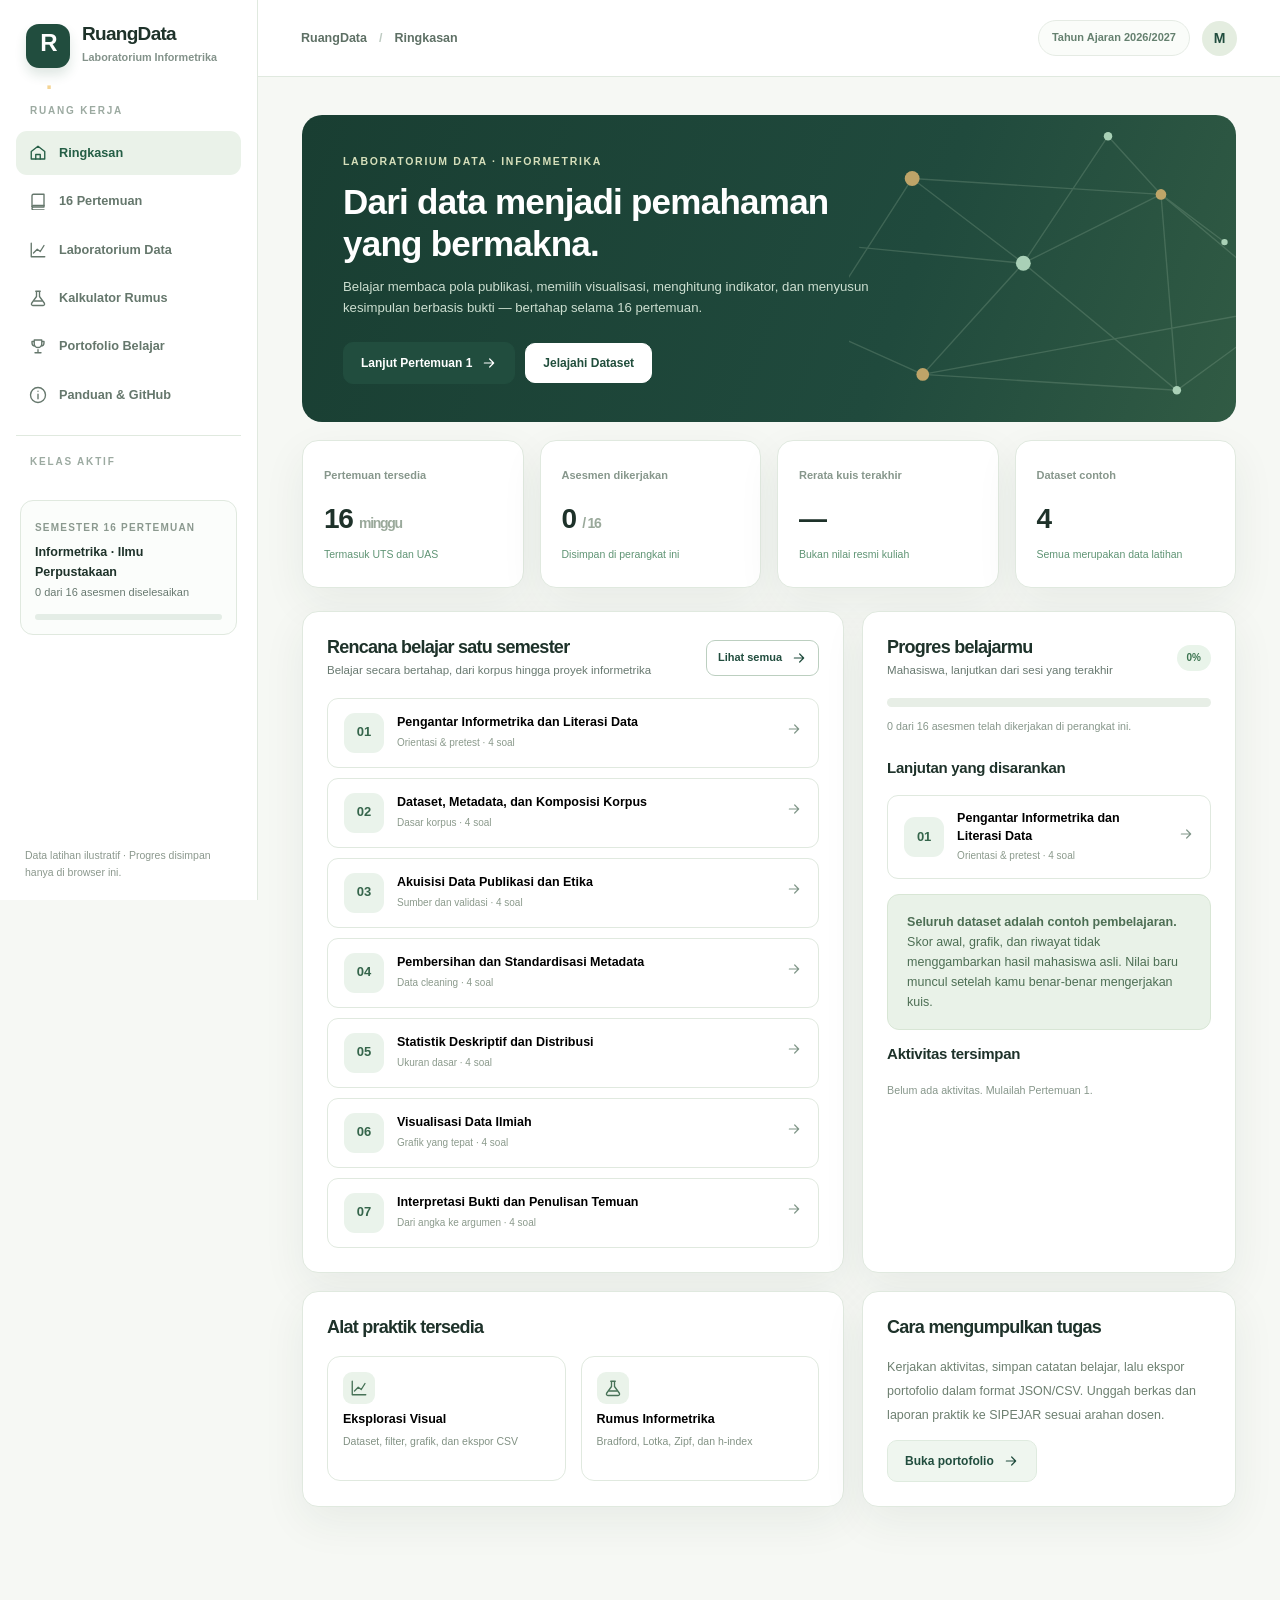
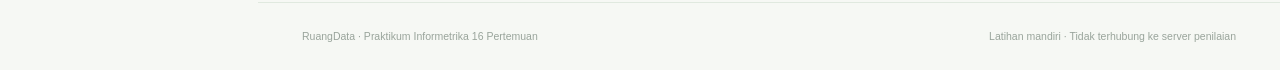
<file: index.html>
<!doctype html>
<html lang="id">
<head>
  <meta charset="utf-8">
  <meta name="viewport" content="width=device-width, initial-scale=1">
  <meta name="theme-color" content="#173b32">
  <meta name="description" content="RuangData: laboratorium Informetrika selama 16 pertemuan. Pelajari data, visualisasi, Bradford, Lotka, Zipf, sitasi, dan altmetrika secara interaktif.">
  <title>RuangData — Laboratorium Informetrika 16 Pertemuan</title>
  <link rel="icon" type="image/svg+xml" href="assets/favicon.svg">
  <link rel="stylesheet" href="style.css">
  <script defer src="content.js"></script>
  <script defer src="app.js"></script>
</head>
<body>
  <div id="app" class="app-shell">
    <noscript>RuangData memerlukan JavaScript untuk menampilkan pertemuan, grafik, dan kuis. Aktifkan JavaScript di browser.</noscript>
    <div class="load-screen">Membuka RuangData…</div>
  </div>
</body>
</html>
</file>
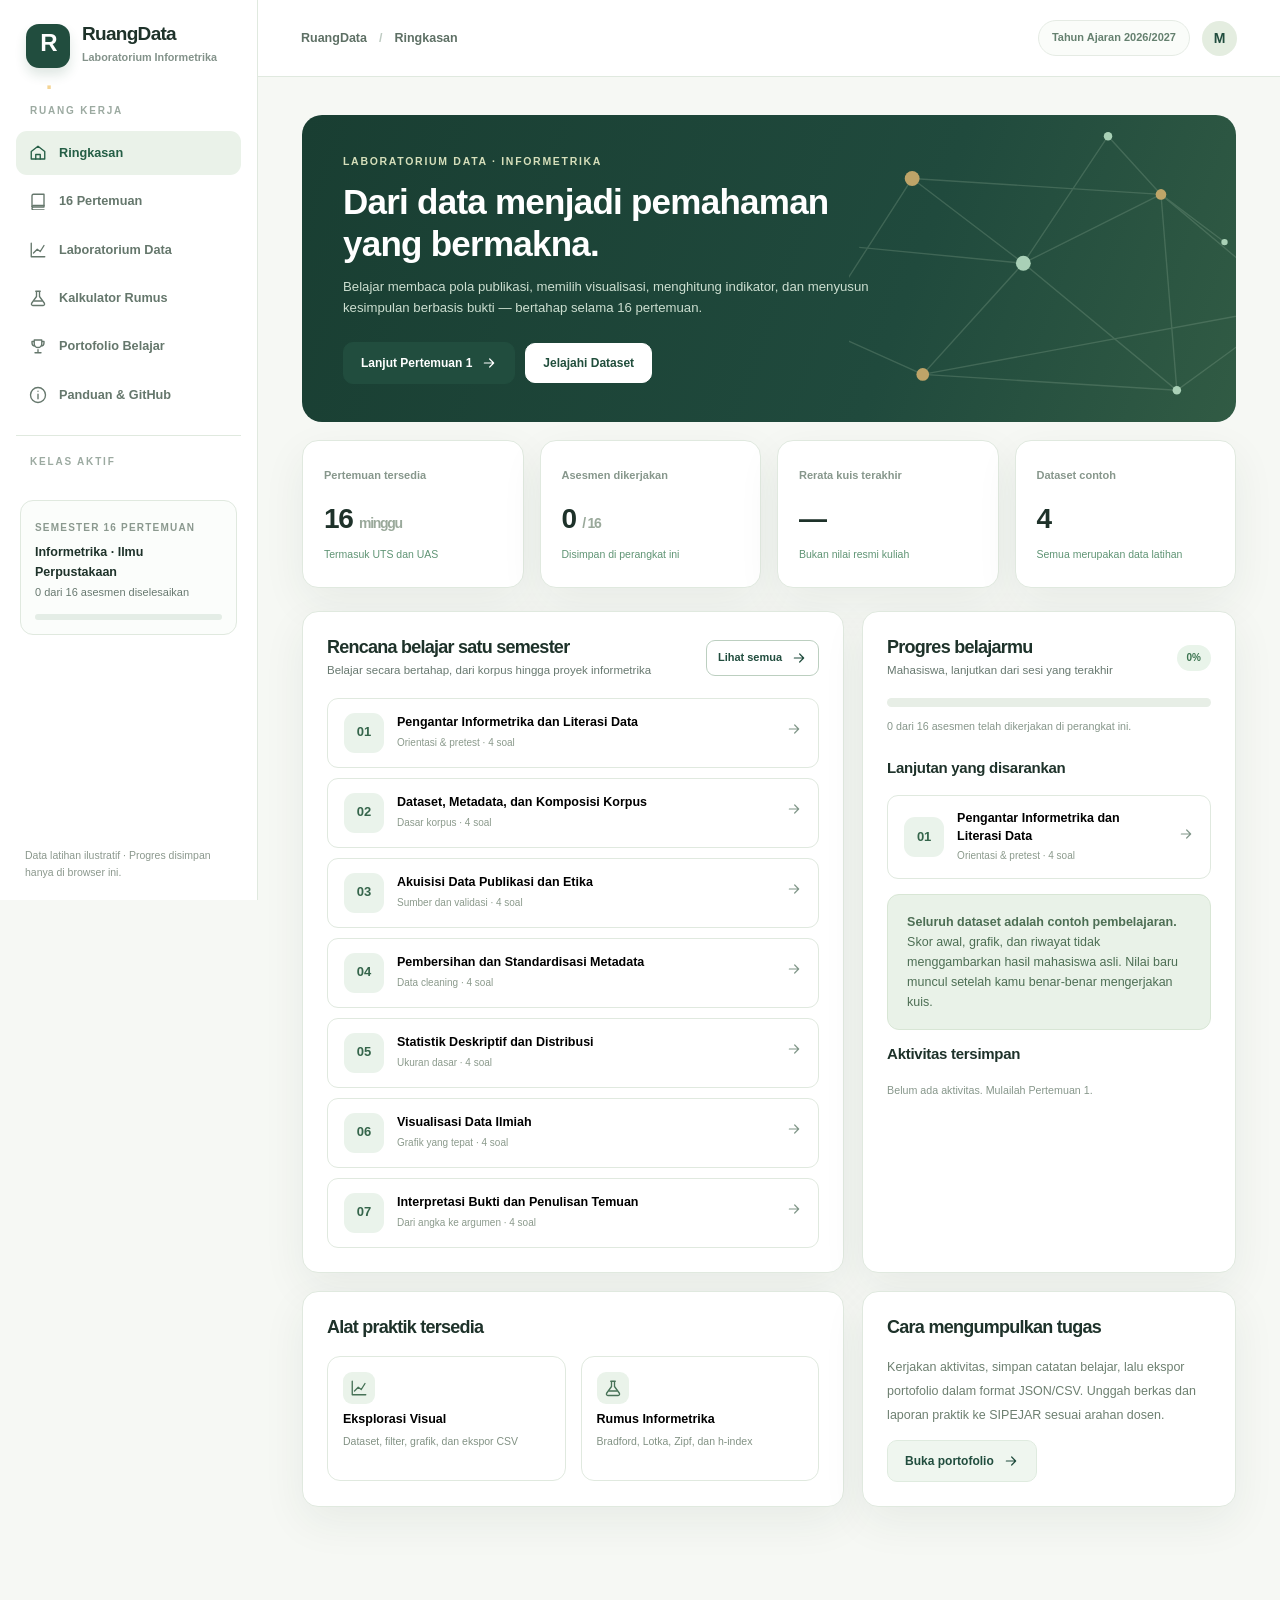
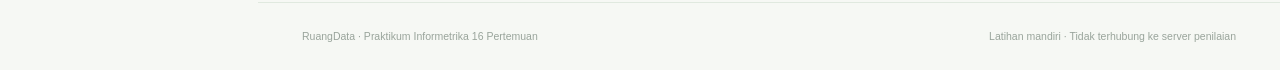
<file: preview.html>
<!doctype html>
<html lang="id">
<head>
  <meta charset="utf-8">
  <meta name="viewport" content="width=device-width, initial-scale=1">
  <meta name="theme-color" content="#173b32">
  <meta name="description" content="RuangData: laboratorium Informetrika selama 16 pertemuan. Pelajari data, visualisasi, Bradford, Lotka, Zipf, sitasi, dan altmetrika secara interaktif.">
  <title>RuangData — Laboratorium Informetrika 16 Pertemuan</title>
  
  <style>
:root{
  color-scheme:light; --bg:#f6f8f4; --paper:#ffffff; --ink:#1e322a; --muted:#687970; --light:#edf3ec;
  --green:#214d3e;--deep:#173b32;--mid:#547c66;--mint:#dcebe0;--gold:#e1be78;
  --stroke:#e0e9df;--shadow:0 15px 44px rgba(26,61,42,.065);--radius:16px;
  font-family:Inter,ui-sans-serif,-apple-system,BlinkMacSystemFont,"Segoe UI",Arial,sans-serif;
}
*{box-sizing:border-box}
html{scroll-behavior:smooth}
body{margin:0;background:var(--bg);color:var(--ink);font-size:14px;line-height:1.6}
button,input,textarea,select{font:inherit}
button{cursor:pointer}
button:disabled{cursor:not-allowed;opacity:.52}
a{color:inherit;text-decoration:none}
button:focus-visible,a:focus-visible,input:focus-visible,select:focus-visible,textarea:focus-visible{outline:3px solid #d5ae62;outline-offset:3px}
::selection{background:#d8e8d9}
.app-shell{min-height:100vh;display:flex}
.sidebar{width:258px;position:fixed;left:0;top:0;bottom:0;display:flex;flex-direction:column;background:var(--paper);border-right:1px solid var(--stroke);padding:24px 16px 19px;z-index:40;overflow-y:auto}
.brand{display:flex;gap:12px;align-items:center;padding:0 10px 26px}
.brand-logo{height:44px;width:44px;border-radius:13px;background:var(--green);display:grid;place-items:center;color:white;font-weight:900;font-size:24px;letter-spacing:-2px;box-shadow:0 7px 12px rgba(30,86,59,.14)}
.brand-logo span{color:#f4d494}
.brand b{display:block;letter-spacing:-.7px;font-size:19px;line-height:1.1}
.brand small{color:#83928a;font-size:10.8px;font-weight:600}
.side-label{text-transform:uppercase;letter-spacing:1.8px;color:#9caaa1;font-weight:800;font-size:10px;margin:9px 14px 12px}
.side-nav{display:grid;gap:4px}
.nav-link{border:0;background:transparent;color:#65776c;display:flex;align-items:center;gap:12px;text-align:left;padding:12px 13px;width:100%;border-radius:11px;font-weight:650;font-size:12.7px;transition:.15s}
.nav-link svg{width:18px;height:18px;flex:none}
.nav-link:hover{background:#f2f7f2;color:var(--green)}
.nav-link.active{color:#245e45;background:#eaf2e9}
.side-rule{border:0;border-top:1px solid var(--stroke);width:100%;margin:18px 0 9px}
.side-course{margin:18px 4px 16px;border:1px solid var(--stroke);border-radius:13px;padding:14px;background:#fbfdfb}
.side-course .tag{font-size:10px;color:#8b998f;font-weight:750;letter-spacing:1.2px}
.side-course strong{display:block;font-size:12.5px;margin:5px 0 2px}
.side-course p{color:var(--muted);font-size:11px;margin:0}
.tiny-progress{height:6px;background:#e4ede6;border-radius:20px;overflow:hidden;margin-top:12px}
.tiny-progress span{display:block;height:100%;background:#5e946d;border-radius:20px}
.sidebar-bottom{margin-top:auto;color:#8b988d;font-size:10.5px;padding:8px 9px 0}
.main-area{min-width:0;flex:1;margin-left:258px}
.topbar{height:77px;background:rgba(255,255,255,.95);border-bottom:1px solid var(--stroke);display:flex;align-items:center;justify-content:space-between;padding:0 43px;gap:16px;position:sticky;top:0;z-index:20;backdrop-filter:blur(9px)}
.crumb{font-weight:650;font-size:12.5px;color:#5e7065;display:flex;gap:12px;align-items:center;min-width:0}
.crumb i{font-style:normal;color:#becbc2}
.top-actions{display:flex;gap:12px;align-items:center}
.top-chip{border:1px solid #e5ebe4;border-radius:99px;background:#fafcf9;color:#65806f;font-size:11px;font-weight:700;padding:8px 13px}
.user-chip{height:35px;width:35px;border-radius:100%;display:grid;place-items:center;background:#e4ede0;color:var(--green);font-weight:850;border:0}
.mobile-toggle{display:none;border:1px solid var(--stroke);background:white;border-radius:10px;width:39px;height:39px;align-items:center;justify-content:center}
.content{max-width:1370px;margin:0 auto;padding:38px 44px 90px}
.eyebrow{color:#3d7654;font-size:10.7px;font-weight:850;text-transform:uppercase;letter-spacing:1.65px}
h1,h2,h3,h4,p{margin-top:0}h1,h2,h3,h4{line-height:1.25;letter-spacing:-.75px}
h1{font-size:31px;font-weight:830;margin:8px 0 12px}h2{font-size:20px;font-weight:800}h3{font-size:15px;font-weight:800;letter-spacing:-.28px}
.page-heading{display:flex;justify-content:space-between;align-items:end;gap:15px;margin:0 0 23px}
.page-heading p{color:var(--muted);margin:0;max-width:780px;font-size:13px}
.btn{padding:12px 17px;border-radius:10px;border:1px solid #bccfc0;color:var(--green);background:white;font-size:12px;font-weight:800;display:inline-flex;gap:9px;align-items:center;justify-content:center;text-align:center;line-height:1.2;transition:.18s}
.btn svg{width:16px;height:16px}.btn:hover{transform:translateY(-1px);box-shadow:0 6px 20px rgba(18,55,38,.06)}
.btn.primary{background:var(--green);border-color:var(--green);color:white}.btn.primary:hover{background:var(--deep)}
.btn.light{background:#eff6ef;border-color:#dfebdf}.btn.ghost{border-color:#e0e9df;color:var(--muted)}
.btn.warn{border-color:#e3c2aa;background:#fff8f3;color:#985b36}.btn.mini{padding:9px 11px;font-size:11px;border-radius:9px}
.btn-row{display:flex;gap:10px;flex-wrap:wrap;align-items:center}
.card{background:var(--paper);border:1px solid var(--stroke);border-radius:var(--radius);box-shadow:var(--shadow);overflow:hidden}
.pad{padding:24px}.card-head{padding:21px 23px 0;display:flex;justify-content:space-between;align-items:center;gap:12px}
.card-head h2,.card-head h3{margin:0}.card-body{padding:20px 23px 24px}
.hero{background:linear-gradient(110deg,#193e32 0%,#204a3d 64%,#315b44 100%);color:white;border-radius:20px;min-height:259px;padding:38px 41px;position:relative;overflow:hidden;display:flex;align-items:center}
.hero .herotxt{position:relative;z-index:2;max-width:600px}
.hero h1{color:white;font-size:35px;max-width:550px;line-height:1.2;margin:11px 0}
.hero p{color:#ccded0;font-size:13.2px;max-width:535px;margin-bottom:24px}
.hero .hero-kicker{color:#d6dfbb;font-size:10.5px;letter-spacing:1.7px;font-weight:850}
.hero button{background:white;color:#214e3c;border-color:white}
.hero .hero-art{position:absolute;right:-15px;top:0;width:43%;height:100%;opacity:.9}
.stat-grid{display:grid;grid-template-columns:repeat(4,minmax(0,1fr));gap:16px;margin:18px 0 23px}
.stat-card{padding:22px 21px}.stat-label{font-size:11px;color:#87978c;font-weight:650}.stat-number{font-size:28px;font-weight:850;letter-spacing:-1.3px;margin-top:12px}.stat-meta{font-size:10.5px;margin-top:3px;color:#5f9474}
.grid-two{display:grid;grid-template-columns:minmax(0,1.45fr) minmax(290px,1fr);gap:18px;margin-top:18px}
.section-header{display:flex;justify-content:space-between;align-items:center;gap:12px;margin:0 0 18px}
.section-header h2{font-size:18px;margin:0}.section-header p{color:var(--muted);font-size:11.5px;margin:3px 0 0}
.pill{display:inline-flex;align-items:center;gap:5px;background:#e9f4ea;color:#3b7450;border-radius:30px;padding:5px 10px;font-size:10px;font-weight:800}
.pill.gold{background:#fff4e1;color:#aa7935}.pill.gray{background:#eef2ed;color:#667567}
.progress-track{height:9px;border-radius:30px;background:#e7eee6;overflow:hidden}
.progress-fill{height:100%;background:linear-gradient(90deg,#437858,#9dbd86);border-radius:30px;transition:width .2s}
.week-list{display:grid;gap:10px}
.week-row{width:100%;background:white;border:1px solid var(--stroke);padding:14px 16px;border-radius:11px;text-align:left;display:flex;align-items:center;gap:13px;transition:.16s}
.week-row:hover{border-color:#9abb9c;background:#fcfefc}
.week-num{width:40px;height:40px;flex:none;border-radius:11px;background:#eaf3eb;color:#35654b;font-size:13px;font-weight:900;display:grid;place-items:center}
.week-row strong{font-size:12.5px;display:block;line-height:1.4}.week-row small{display:block;color:#8b9a8c;font-size:10px;margin-top:3px}
.week-row .right{margin-left:auto;flex:none}
.week-row .right svg{width:16px;height:16px;color:#82978a}
.program-grid{display:grid;grid-template-columns:repeat(3,minmax(0,1fr));gap:16px}
.program-card{padding:22px;display:flex;flex-direction:column;min-height:205px}
.program-card .number{font-weight:900;color:#43765a;font-size:12px}.program-card h3{margin:13px 0 8px}.program-card p{font-size:11.5px;color:#7d8e82;line-height:1.65;flex:1}
.program-card footer{display:flex;justify-content:space-between;align-items:center}
.program-card.exam{border-color:#ecdcbc;background:linear-gradient(160deg,#fff,#fffaf0)}
.notice{background:#e9f2e8;border:1px solid #d8e6d5;color:#4d6e54;border-radius:12px;padding:17px 19px;font-size:12.5px;margin:15px 0}
.notice.gold{background:#fff8eb;border-color:#f1e2c3;color:#8b6735}
.notice p:last-child{margin-bottom:0}
.cols-two{display:grid;grid-template-columns:minmax(0,1.55fr) minmax(300px,1fr);gap:20px}
.kicker-line{border-left:4px solid #a5c4a5;padding:12px 17px;background:#f7faf6;border-radius:0 10px 10px 0;color:#526a58;font-size:12.5px}
.objective-list{padding-left:18px;color:#586f5e;font-size:12.6px;line-height:1.9}
.lesson-sections{display:grid;gap:15px}
.lesson-section{border-bottom:1px solid #eef2eb;padding-bottom:10px}.lesson-section:last-child{border-bottom:none;padding-bottom:0}.lesson-section h3{color:#285943;margin-bottom:8px}.lesson-section p{color:#637468;font-size:12.7px;line-height:1.85;margin:0}
.steps{list-style:none;margin:0;padding:0;display:grid;gap:11px}
.step{border:1px solid #e8efe8;background:#fbfdfa;border-radius:11px;padding:13px 14px;display:flex;gap:12px;align-items:flex-start;color:#5b6e60;font-size:12.3px;line-height:1.65}
.step input{margin-top:5px;accent-color:var(--green);width:16px;height:16px;flex:none}.step.checked .step-text{text-decoration:line-through;color:#9ba69b}
.assignment{background:#f1f6ee;border:1px solid #dce8d9;border-radius:13px;padding:18px 20px}
.assignment strong{color:#315a40;font-size:12px}.assignment p{font-size:12.3px;color:#607365;margin:6px 0}.simple-list{padding-left:17px;font-size:12.2px;color:#607365;line-height:1.95}
textarea,input[type="text"],input[type="number"],select{border:1px solid #d7e4d9;border-radius:9px;background:white;color:var(--ink);padding:11px 12px;outline:none}
textarea:focus,input:focus,select:focus{border-color:#87ac8c;box-shadow:0 0 0 3px #e2f1e4}
textarea{width:100%;resize:vertical;min-height:116px;font-size:12.5px;line-height:1.8}
.field-label{font-weight:800;font-size:11.5px;margin:0 0 7px;display:block;color:#506c57}
.help{font-size:10.7px;color:#87978b;margin:7px 0 0}
.quiz-question{border:1px solid var(--stroke);border-radius:12px;padding:17px;margin:13px 0;background:#fff}
.quiz-question h3{font-size:12.8px;line-height:1.55;margin:0 0 14px;font-weight:780;letter-spacing:0}
.quiz-choices{display:grid;gap:8px}
.quiz-choice{border:1px solid #e2eae1;border-radius:9px;padding:10px 12px;display:flex;gap:10px;align-items:flex-start;font-size:11.9px;color:#536556;cursor:pointer;transition:.15s}
.quiz-choice:hover{background:#f5faf4;border-color:#b7d1bc}.quiz-choice input{accent-color:var(--green);margin:4px 0 0;flex:none}
.quiz-choice.correct{border-color:#9bc5a4;background:#eff8ef}.quiz-choice.wrong{border-color:#ebc3b3;background:#fff3f0}
.quiz-feedback{border-left:3px solid #6eab7c;background:#f2f9f1;color:#497054;padding:11px 12px;margin-top:10px;font-size:11.6px;border-radius:0 8px 8px 0}
.quiz-result{background:linear-gradient(110deg,#e9f4e9,#f6f9f1);border:1px solid #d2e7d3;border-radius:13px;padding:18px 20px;margin-top:15px}
.quiz-result b{font-size:22px;color:#28533b}.quiz-result p{font-size:11.5px;color:#618069;margin:7px 0}
.lab-toolbar{display:flex;align-items:end;gap:12px;flex-wrap:wrap}.control{display:flex;flex-direction:column;gap:6px;min-width:150px;flex:1}
.control label{font-size:11px;font-weight:800;color:#5d7464}.control select,.control input{width:100%;font-size:12px;min-height:41px}
.dataset-grid{display:grid;grid-template-columns:repeat(2,minmax(0,1fr));gap:13px}
.dataset-card{border:1px solid var(--stroke);background:white;border-radius:13px;padding:15px;text-align:left;min-height:125px;display:flex;flex-direction:column;gap:5px;transition:.17s}
.dataset-card:hover,.dataset-card.active{border-color:#729e78;background:#f7fcf7}.dataset-card strong{font-size:12.5px}.dataset-card small{color:#829284;font-size:10.5px;line-height:1.5}.dataset-card .dataset-icon{background:#eaf3ea;color:#477257;border-radius:9px;width:32px;height:32px;display:grid;place-items:center}
.data-table-wrap{overflow:auto;border:1px solid var(--stroke);border-radius:11px;background:white}
table{width:100%;border-collapse:collapse;text-align:left;font-size:11.5px;min-width:490px}th{background:#f5f8f4;color:#6a7c70;font-weight:800;white-space:nowrap}td,th{border-bottom:1px solid #ebf0eb;padding:11px 13px}td{color:#4b6053;max-width:280px;overflow-wrap:anywhere}tr:last-child td{border-bottom:0}
.graph-frame{height:310px;border:1px solid #e3ece3;border-radius:12px;background:linear-gradient(0deg,#fff,#fbfdfb);padding:10px 12px 2px}
.graph-frame svg{width:100%;height:100%}
.footnote{color:#879788;font-size:10.6px;margin-top:9px}
.stat-inline{display:flex;flex-wrap:wrap;gap:11px}
.stat-inline>span{background:#f1f6f0;border-radius:8px;padding:8px 11px;font-size:11px;color:#567563}
.formula-grid{display:grid;grid-template-columns:repeat(4,1fr);gap:10px}
.formula-tab{border:1px solid #dce8df;border-radius:10px;background:white;color:#6f8073;padding:11px;font-size:11.5px;font-weight:800}
.formula-tab.active{background:var(--green);color:white;border-color:var(--green)}
.formula-output{margin-top:16px;border:1px solid #dfe9df;background:#f9fbf8;border-radius:12px;padding:20px;font-size:12.5px}
.formula-big{font-size:25px;color:var(--green);font-weight:900;letter-spacing:-1px}
.report-tile{background:white;border:1px solid #e5ece5;border-radius:13px;padding:18px}
.progress-table{min-width:700px}.progress-table td:first-child{font-weight:700}
.tool-grid{display:grid;grid-template-columns:repeat(2,minmax(0,1fr));gap:15px}
.tool-card{padding:24px}.tool-card h3{margin:10px 0 8px}.tool-card p{color:var(--muted);font-size:12px;line-height:1.7}
.footer{border-top:1px solid var(--stroke);padding:25px 44px;color:#99a49b;font-size:10.5px;margin-top:5px;display:flex;gap:14px;justify-content:space-between}
.toast{position:fixed;bottom:25px;right:25px;background:#193f32;color:white;border-radius:11px;padding:13px 18px;font-size:12.5px;box-shadow:0 14px 25px #123a2a30;z-index:80;max-width:350px}
.modal-shade{position:fixed;inset:0;background:#1631278c;z-index:90;display:flex;align-items:center;justify-content:center;padding:18px}
.modal{width:min(510px,100%);padding:28px;background:white;border-radius:17px;box-shadow:0 24px 100px #0820183b}.modal h2{margin-bottom:10px}.modal p{color:#687c6f;font-size:12.5px}
.print-only{display:none}
@media(max-width:1180px){.content{padding:29px 27px 80px}.topbar{padding:0 27px}.sidebar{width:230px}.main-area{margin-left:230px}.hero .hero-art{width:36%}.program-grid{grid-template-columns:repeat(2,minmax(0,1fr))}.stat-grid{grid-template-columns:repeat(2,minmax(0,1fr))}.grid-two,.cols-two{grid-template-columns:1fr}}
@media(max-width:760px){.sidebar{transform:translateX(-103%);width:min(280px,90vw);box-shadow:0 0 0 transparent;transition:transform .22s}.sidebar.show{transform:translateX(0);box-shadow:0 0 0 900px #08201560}.main-area{margin-left:0}.mobile-toggle{display:flex}.content{padding:24px 17px 60px}.topbar{padding:0 17px;height:64px}.top-chip{display:none}.hero{padding:28px 25px;min-height:270px}.hero h1{font-size:27px}.hero .hero-art{opacity:.26;width:70%}.page-heading{align-items:flex-start;flex-direction:column}.program-grid,.dataset-grid,.tool-grid{grid-template-columns:1fr}.grid-two,.cols-two{grid-template-columns:1fr}.stat-grid{grid-template-columns:repeat(2,1fr);gap:9px}.stat-card{padding:17px}.stat-number{font-size:24px}.card-body,.pad{padding:19px}.formula-grid{grid-template-columns:repeat(2,1fr)}.footer{padding:22px;flex-direction:column}.user-chip{display:none}}
@media(max-width:420px){.hero h1{font-size:24px}.btn-row .btn{flex:1}.stat-label{font-size:10px}}
@media print{.sidebar,.topbar,.btn,.footer,.toast,.modal-shade{display:none!important}.main-area{margin:0}.content{max-width:none;padding:0}.print-only{display:block}.card{box-shadow:none;break-inside:avoid}.hero{background:white!important;color:black!important}.hero h1,.hero p{color:black!important}}

  </style>


</head>
<body>
  <div id="app" class="app-shell">
    <noscript>RuangData memerlukan JavaScript untuk menampilkan pertemuan, grafik, dan kuis. Aktifkan JavaScript di browser.</noscript>
    <div class="load-screen">Membuka RuangData…</div>
  </div>
<script>
/* Konten pembelajaran RuangData, 16 pertemuan. Semua data latihan adalah contoh/sintetis. */
window.RUANGDATA_CONTENT = {
  "course": "RuangData • Laboratorium Informetrika",
  "version": "1.0.0",
  "sessions": [
    {
      "no": 1,
      "title": "Pengantar Informetrika dan Literasi Data",
      "tag": "Orientasi & pretest",
      "description": "Mengenali peran data dalam mengukur dan memahami aktivitas informasi. Mahasiswa membedakan fakta, indikator, dan interpretasi sebelum melakukan analisis.",
      "objectives": [
        "Menjelaskan perbedaan informetrika dan literasi data.",
        "Mengenali observasi, variabel, indikator, dan kesimpulan.",
        "Mengikuti asesmen awal sebagai pemetaan kemampuan."
      ],
      "sections": [
        {
          "title": "Apa yang diukur informetrika?",
          "body": "Informetrika mempelajari pengukuran aspek informasi dan aktivitasnya. Data dapat berasal dari publikasi, pengguna informasi, koleksi, sitasi, dan interaksi digital."
        },
        {
          "title": "Data tidak sama dengan kesimpulan",
          "body": "Angka kunjungan perpustakaan adalah observasi. Menyimpulkan bahwa program promosi menyebabkan kenaikan kunjungan membutuhkan bukti tambahan."
        },
        {
          "title": "Siklus literasi data",
          "body": "Mulailah dari pertanyaan, kenali sumber dan kualitas data, olah secara tepat, visualisasikan, lalu tulis kesimpulan beserta batasannya."
        }
      ],
      "steps": [
        "Buka Laboratorium Data dan pilih dataset Kunjungan Perpustakaan.",
        "Sebutkan dua variabel numerik dan satu variabel kategori.",
        "Bandingkan grafik batang dan garis; jelaskan kapan keduanya digunakan.",
        "Selesaikan asesmen awal, lalu catat hal yang paling ingin dipelajari."
      ],
      "assignment": "Tuliskan dua pertanyaan yang dapat dijawab dataset kunjungan dan satu pertanyaan yang belum bisa dijawab.",
      "deliverable": "Catatan singkat (150–200 kata) dan hasil pretest.",
      "criteria": [
        "Pertanyaan dapat diukur dengan variabel tersedia",
        "Tidak membuat klaim sebab-akibat tanpa bukti",
        "Mencatat keterbatasan data"
      ],
      "quiz": [
        {
          "question": "Informetrika terutama berfokus pada …",
          "options": [
            "Merancang tata letak katalog",
            "Mengukur fenomena informasi dan pola aktivitasnya",
            "Memperbaiki perangkat keras",
            "Membuat semua data menjadi rahasia"
          ],
          "correct": 1,
          "explanation": "Informetrika menerapkan pendekatan pengukuran pada fenomena informasi."
        },
        {
          "question": "Sebuah grafik menunjukkan kenaikan kunjungan. Kesimpulan yang paling tepat …",
          "options": [
            "Promosi pasti penyebab kenaikan",
            "Kunjungan naik pada periode yang diamati",
            "Kualitas pustakawan pasti meningkat",
            "Seluruh mahasiswa makin rajin"
          ],
          "correct": 1,
          "explanation": "Data tren menggambarkan perubahan, bukan sebabnya."
        },
        {
          "question": "Variabel kategori pada data kunjungan adalah …",
          "options": [
            "Jumlah kunjungan",
            "Tahun publikasi",
            "Jenis pengguna",
            "Total transaksi"
          ],
          "correct": 2,
          "explanation": "Jenis pengguna berisi kategori seperti mahasiswa, dosen, atau umum."
        },
        {
          "question": "Langkah pertama analisis data adalah …",
          "options": [
            "Memilih grafik terindah",
            "Menentukan pertanyaan dan tujuan analisis",
            "Menulis kesimpulan",
            "Menghapus nilai yang tidak disukai"
          ],
          "correct": 1,
          "explanation": "Pertanyaan menentukan data dan metode yang relevan."
        }
      ],
      "tool": "explorer",
      "reference": "",
      "exam": false
    },
    {
      "no": 2,
      "title": "Dataset, Metadata, dan Komposisi Korpus",
      "tag": "Dasar korpus",
      "description": "Memahami korpus sebagai kumpulan rekaman yang dipilih menurut batas topik, periode, sumber, dan kriteria. Mengidentifikasi struktur metadata publikasi.",
      "objectives": [
        "Menguraikan cakupan dan unit analisis korpus.",
        "Mengidentifikasi field metadata bibliografi.",
        "Menyusun kriteria inklusi dan eksklusi yang dapat direplikasi."
      ],
      "sections": [
        {
          "title": "Korpus penelitian",
          "body": "Korpus adalah himpunan dokumen atau rekaman yang dikumpulkan untuk tujuan analisis tertentu. Komposisi korpus menjelaskan sumber, tahun, bidang, bahasa, dan kriteria pemilihannya."
        },
        {
          "title": "Unit analisis dan unit pengukuran",
          "body": "Satu baris publikasi bukan selalu satu penulis. Untuk menganalisis produktivitas penulis, data perlu diurai menurut kepengarangan; untuk tren tahunan, gunakan satu baris per publikasi."
        },
        {
          "title": "Metadata yang perlu dicek",
          "body": "Judul, penulis, tahun, jurnal, DOI, kata kunci, dan jumlah sitasi mendukung jenis analisis berbeda. Ketidaklengkapan metadata memengaruhi hasil."
        }
      ],
      "steps": [
        "Pilih dataset Publikasi Ilmu Perpustakaan.",
        "Identifikasi jumlah rekaman, kolom, dan rentang tahun.",
        "Susun contoh kriteria inklusi/eksklusi.",
        "Catat field yang belum lengkap atau rawan berbeda ejaan."
      ],
      "assignment": "Buat deskripsi komposisi korpus: tujuan, sumber, rentang waktu, unit analisis, dan keterbatasan.",
      "deliverable": "Deskripsi korpus dan tabel ringkasan kolom.",
      "criteria": [
        "Cakupan data eksplisit",
        "Unit analisis benar",
        "Kriteria dapat diulang"
      ],
      "quiz": [
        {
          "question": "Komposisi korpus sebaiknya mencakup …",
          "options": [
            "Warna grafik dan logo",
            "Sumber, rentang waktu, kriteria, dan jumlah rekaman",
            "Nama laptop peneliti saja",
            "Pendapat tanpa data"
          ],
          "correct": 1,
          "explanation": "Komposisi korpus harus menggambarkan bagaimana himpunan data dibentuk."
        },
        {
          "question": "Untuk menghitung jumlah artikel per tahun, unit analisis paling tepat adalah …",
          "options": [
            "Setiap kata",
            "Setiap publikasi",
            "Setiap penerbit",
            "Setiap pengunjung"
          ],
          "correct": 1,
          "explanation": "Satu rekaman publikasi dipetakan ke tahun terbitnya."
        },
        {
          "question": "Contoh metadata bibliografi adalah …",
          "options": [
            "Kelembapan ruang",
            "Judul, penulis, tahun, DOI",
            "Warna rak",
            "Ukuran ruangan"
          ],
          "correct": 1,
          "explanation": "Keempat item itu merupakan atribut bibliografi."
        },
        {
          "question": "Mengapa kriteria inklusi penting?",
          "options": [
            "Supaya hasil selalu besar",
            "Supaya cakupan korpus transparan dan dapat direplikasi",
            "Supaya grafik selalu naik",
            "Supaya sitasi dihapus"
          ],
          "correct": 1,
          "explanation": "Kriteria menjaga keterlacakan pemilihan data."
        }
      ],
      "tool": "explorer",
      "reference": "",
      "exam": false
    },
    {
      "no": 3,
      "title": "Akuisisi Data Publikasi dan Etika",
      "tag": "Sumber dan validasi",
      "description": "Merencanakan penelusuran publikasi dan memeriksa asal data. Praktik dapat memanfaatkan Publish or Perish (PoP) secara terpisah sebelum data dianalisis di RuangData.",
      "objectives": [
        "Menentukan kata kunci penelusuran yang relevan.",
        "Memeriksa kelayakan sumber dan konsistensi metadata.",
        "Mengenali risiko privasi dan keterbatasan data sitasi."
      ],
      "sections": [
        {
          "title": "Strategi akuisisi",
          "body": "Dokumentasikan kata kunci, sumber indeks, tanggal akses, batas tahun, dan jenis dokumen. Hasil PoP dapat berbeda menurut sumber serta kebijakan cakupan indeks."
        },
        {
          "title": "Penapisan rekaman",
          "body": "Periksa judul yang tidak relevan, duplikasi, DOI, tahun, dan jurnal. Jumlah hasil pencarian tidak sama dengan jumlah dokumen akhir korpus."
        },
        {
          "title": "Etika",
          "body": "Gunakan data publik yang diizinkan atau data simulasi. Jangan memasukkan identitas pribadi mahasiswa, nomor induk, maupun data sensitif ke repositori publik."
        }
      ],
      "steps": [
        "Rancang string pencarian dengan dua konsep dan operator Boolean.",
        "Catat parameter untuk mengambil sekitar 30 rekaman melalui PoP bila tersedia.",
        "Bandingkan dua rekaman dengan judul mirip; tentukan apakah duplikat.",
        "Lakukan analisis awal memakai dataset sampel bila belum memiliki ekspor PoP."
      ],
      "assignment": "Susun log akuisisi data dan tabel 5 rekaman yang perlu diverifikasi.",
      "deliverable": "Log pencarian (sumber, kata kunci, tanggal, batasan) dan tabel keputusan.",
      "criteria": [
        "Strategi pencarian relevan",
        "Keputusan inklusi didukung alasan",
        "Etika pengelolaan data diperhatikan"
      ],
      "quiz": [
        {
          "question": "Metadata sumber pencarian yang penting untuk direplikasi adalah …",
          "options": [
            "Warna tema aplikasi",
            "Kata kunci, tanggal akses, basis data, dan batas tahun",
            "Resolusi monitor",
            "Nama folder gambar"
          ],
          "correct": 1,
          "explanation": "Parameter pencarian menentukan hasil yang dapat diperiksa kembali."
        },
        {
          "question": "Dua publikasi dengan judul sama tetapi DOI berbeda sebaiknya …",
          "options": [
            "Langsung digabung",
            "Diperiksa metadata lengkap sebelum memutuskan duplikasi",
            "Langsung dihapus semua",
            "Dianggap selalu berbeda"
          ],
          "correct": 1,
          "explanation": "Duplikasi perlu verifikasi, bukan asumsi."
        },
        {
          "question": "Praktik yang aman saat mengunggah data ke GitHub adalah …",
          "options": [
            "Menyertakan NIM lengkap",
            "Mengunggah kata sandi",
            "Memakai data publik atau anonim yang diizinkan",
            "Membagikan data rahasia"
          ],
          "correct": 2,
          "explanation": "Repositori publik dapat diakses banyak orang."
        },
        {
          "question": "Data PoP paling tepat dipahami sebagai …",
          "options": [
            "Hasil final yang tidak perlu diperiksa",
            "Hasil pengambilan yang perlu verifikasi dan pembersihan",
            "Bukti kualitas semua artikel",
            "Daftar pasti seluruh publikasi dunia"
          ],
          "correct": 1,
          "explanation": "Cakupan dan kualitas data indeks perlu diperiksa."
        }
      ],
      "tool": "explorer",
      "reference": "",
      "exam": false
    },
    {
      "no": 4,
      "title": "Pembersihan dan Standardisasi Metadata",
      "tag": "Data cleaning",
      "description": "Memperbaiki duplikasi, perbedaan ejaan, data kosong, dan ketidakseragaman format agar penghitungan bibliometrik lebih andal.",
      "objectives": [
        "Mendeteksi tipe kesalahan metadata.",
        "Menentukan aturan normalisasi dan penanganan missing value.",
        "Membuat jejak keputusan cleaning yang transparan."
      ],
      "sections": [
        {
          "title": "Tipe masalah umum",
          "body": "Penulis bisa ditulis sebagai A. Rahman atau Ahmad Rahman; jurnal dapat memiliki singkatan; DOI mungkin kosong. Menggabungkan entitas harus mempertimbangkan bukti."
        },
        {
          "title": "Prosedur cleaning",
          "body": "Inventarisasi kesalahan → tetapkan aturan → buat kolom hasil normalisasi → tinjau rekaman mencurigakan → simpan perubahan dalam log. Jangan menimpa data mentah secara permanen."
        },
        {
          "title": "Konsekuensi analitik",
          "body": "Duplikasi dapat membuat produktivitas, frekuensi kata, maupun sitasi tampak lebih tinggi dari kenyataan."
        }
      ],
      "steps": [
        "Gunakan dataset Publikasi Ilmu Perpustakaan.",
        "Identifikasi nama penulis, jurnal, atau kata kunci yang berpotensi bervariasi.",
        "Buat minimal empat aturan cleaning pada catatan kerja.",
        "Bandingkan jumlah rekaman sebelum dan sesudah penapisan di spreadsheet."
      ],
      "assignment": "Buat mini-codebook aturan cleaning dengan contoh sebelum dan sesudah.",
      "deliverable": "Tabel minimal empat aturan, contoh, dan alasan.",
      "criteria": [
        "Aturan konsisten",
        "Data mentah tetap terlacak",
        "Tidak menghapus rekaman sembarangan"
      ],
      "quiz": [
        {
          "question": "Mengapa data mentah sebaiknya disimpan?",
          "options": [
            "Agar sumber perubahan dapat diaudit",
            "Agar tabel makin banyak",
            "Agar grafik lebih cerah",
            "Karena tidak boleh ada perubahan"
          ],
          "correct": 0,
          "explanation": "Data mentah diperlukan untuk audit dan replikasi."
        },
        {
          "question": "Menghapus semua baris yang memiliki nilai kosong adalah …",
          "options": [
            "Selalu tepat",
            "Keputusan yang harus mempertimbangkan tujuan analisis",
            "Wajib dalam informetrika",
            "Cara menghitung h-index"
          ],
          "correct": 1,
          "explanation": "Penanganan missing value bergantung pada konteks."
        },
        {
          "question": "Contoh normalisasi adalah …",
          "options": [
            "Mengubah jumlah sitasi sesuka hati",
            "Menyamakan nama jurnal yang sama dengan ejaan berbeda",
            "Menghapus tahun yang rendah",
            "Menambah rekaman fiktif"
          ],
          "correct": 1,
          "explanation": "Normalisasi menyamakan representasi entitas yang sepadan."
        },
        {
          "question": "Duplikasi publikasi dapat menyebabkan …",
          "options": [
            "Hitungan artikel menjadi terlalu tinggi",
            "Semua indikator pasti menurun",
            "Korpus berubah menjadi opini",
            "Grafik tidak dapat dibuat"
          ],
          "correct": 0,
          "explanation": "Duplikat menambah frekuensi secara semu."
        }
      ],
      "tool": "explorer",
      "reference": "",
      "exam": false
    },
    {
      "no": 5,
      "title": "Statistik Deskriptif dan Distribusi",
      "tag": "Ukuran dasar",
      "description": "Menggunakan frekuensi, proporsi, rerata, median, dan perubahan antarperiode untuk menggambarkan data informasi.",
      "objectives": [
        "Menghitung frekuensi dan persentase.",
        "Membedakan rerata dan median.",
        "Memilih ringkasan sesuai bentuk variabel."
      ],
      "sections": [
        {
          "title": "Frekuensi dan proporsi",
          "body": "Frekuensi menunjukkan jumlah kejadian; persentase = frekuensi ÷ total × 100%. Selalu sebutkan penyebut."
        },
        {
          "title": "Rerata dan median",
          "body": "Rerata = jumlah nilai ÷ jumlah data; median = nilai tengah setelah urut. Nilai ekstrem dapat memengaruhi rerata lebih besar daripada median."
        },
        {
          "title": "Interpretasi",
          "body": "Rangkuman statistik menggambarkan korpus, bukan populasi yang lebih luas secara otomatis."
        }
      ],
      "steps": [
        "Buka Eksplorasi Visual dan pilih data Publikasi atau Kunjungan.",
        "Pilih variabel kategori lalu hitung frekuensi.",
        "Ubah metrik count, sum, dan mean untuk melihat perbedaannya.",
        "Tulis dua interpretasi yang menyebut periode dan satuan."
      ],
      "assignment": "Buat tabel frekuensi dan dua paragraf interpretasi deskriptif.",
      "deliverable": "Tabel ringkas dan penjelasan 200 kata.",
      "criteria": [
        "Rumus dan pembagi benar",
        "Satuan dan populasi jelas",
        "Tidak menyimpulkan sebab-akibat"
      ],
      "quiz": [
        {
          "question": "Jika 12 dari 40 artikel terbit pada suatu tahun, persentasenya …",
          "options": [
            "12%",
            "25%",
            "30%",
            "48%"
          ],
          "correct": 2,
          "explanation": "12 ÷ 40 × 100% = 30%."
        },
        {
          "question": "Median dari 2, 3, 5, 8, 100 adalah …",
          "options": [
            "5",
            "8",
            "23,6",
            "3"
          ],
          "correct": 0,
          "explanation": "Nilai tengah setelah diurutkan adalah 5."
        },
        {
          "question": "Rerata paling mudah dipengaruhi oleh …",
          "options": [
            "Label kolom",
            "Nilai ekstrem",
            "Urutan abjad",
            "Tipe grafik"
          ],
          "correct": 1,
          "explanation": "Outlier dapat menggeser rerata."
        },
        {
          "question": "Rata-rata 6 sitasi dari sampel 20 artikel berarti …",
          "options": [
            "Semua artikel memiliki 6 sitasi",
            "Rerata pada sampel adalah 6",
            "Tidak ada artikel tanpa sitasi",
            "Semua artikel bermutu sama"
          ],
          "correct": 1,
          "explanation": "Rerata tidak menggambarkan seluruh nilai secara individu."
        }
      ],
      "tool": "explorer",
      "reference": "",
      "exam": false
    },
    {
      "no": 6,
      "title": "Visualisasi Data Ilmiah",
      "tag": "Grafik yang tepat",
      "description": "Memilih grafik berdasarkan tujuan analisis dan tipe data; menganalisis tren publikasi serta perbandingan kategori.",
      "objectives": [
        "Memilih grafik batang dan garis secara tepat.",
        "Membaca sumbu, satuan, dan rentang.",
        "Mengenali visualisasi yang dapat menyesatkan."
      ],
      "sections": [
        {
          "title": "Grafik batang",
          "body": "Cocok untuk membandingkan kategori, seperti jumlah publikasi per jurnal. Pastikan label kategori dapat dibaca."
        },
        {
          "title": "Grafik garis",
          "body": "Cocok untuk urutan waktu yang bermakna, seperti jumlah publikasi setiap tahun; sumbu waktu harus runtut."
        },
        {
          "title": "Integritas visual",
          "body": "Jangan menghilangkan konteks nilai, menggunakan skala tidak konsisten, atau menyampaikan perbedaan kecil sebagai perubahan dramatis."
        }
      ],
      "steps": [
        "Buka Eksplorasi Visual → Publikasi Ilmu Perpustakaan.",
        "Coba kelompokkan berdasarkan tahun dan pilih grafik garis.",
        "Kelompokkan menurut jurnal dan pilih grafik batang.",
        "Ekspor CSV ringkasan, lalu tuliskan alasan pemilihan grafik."
      ],
      "assignment": "Dua grafik disertai caption, sumber data, dan penjelasan pilihan bentuk grafik.",
      "deliverable": "Gambar/screenshot grafik dan narasi 150–250 kata.",
      "criteria": [
        "Jenis grafik sesuai variabel",
        "Caption dan sumber jelas",
        "Interpretasi tepat"
      ],
      "quiz": [
        {
          "question": "Grafik yang cocok untuk perkembangan publikasi per tahun adalah …",
          "options": [
            "Garis",
            "Peta negara",
            "Diagram alir",
            "Bagan organisasi"
          ],
          "correct": 0,
          "explanation": "Garis menekankan urutan temporal."
        },
        {
          "question": "Perbandingan 5 jurnal menurut jumlah artikel paling mudah ditampilkan sebagai …",
          "options": [
            "Grafik batang",
            "Peta panas geografis",
            "Gambar dekoratif",
            "Awan kata tanpa nilai"
          ],
          "correct": 0,
          "explanation": "Grafik batang memudahkan perbandingan kategori."
        },
        {
          "question": "Sumbu yang dipotong tanpa penjelasan berisiko …",
          "options": [
            "Meningkatkan validitas",
            "Membesar-besarkan perbedaan",
            "Memperbaiki metadata",
            "Mengurangi noise secara pasti"
          ],
          "correct": 1,
          "explanation": "Skala visual dapat memengaruhi persepsi perbedaan."
        },
        {
          "question": "Caption grafik sebaiknya memuat …",
          "options": [
            "Judul, satuan, cakupan, dan sumber",
            "Hanya warna tema",
            "Nomor kelompok saja",
            "Hanya logo"
          ],
          "correct": 0,
          "explanation": "Caption memberi konteks untuk interpretasi."
        }
      ],
      "tool": "explorer",
      "reference": "",
      "exam": false
    },
    {
      "no": 7,
      "title": "Interpretasi Bukti dan Penulisan Temuan",
      "tag": "Dari angka ke argumen",
      "description": "Menyusun paragraf hasil berbasis bukti numerik dengan membedakan deskripsi, penjelasan, dan keterbatasan.",
      "objectives": [
        "Mengidentifikasi tren, variasi, dan nilai ekstrem.",
        "Menyusun klaim yang didukung angka.",
        "Menulis keterbatasan cakupan data."
      ],
      "sections": [
        {
          "title": "Pola kalimat temuan",
          "body": "Tulis: [fakta terukur] + [perbandingan] + [konteks] + [batasan]. Contoh: Pada data sampel, 2025 memiliki lebih banyak rekaman daripada 2022; hal ini belum menunjukkan penyebabnya."
        },
        {
          "title": "Klaim kausal",
          "body": "Perubahan grafik tidak sendiri membuktikan intervensi menyebabkan perubahan."
        },
        {
          "title": "Triangulasi",
          "body": "Bila tersedia, bandingkan statistik dengan metadata, konteks kebijakan, atau sumber lain yang benar-benar relevan."
        }
      ],
      "steps": [
        "Amati satu grafik dari Laboratorium Data.",
        "Tuliskan tiga fakta terukur lengkap dengan angka.",
        "Tulis satu dugaan penjelasan dan jelaskan bahwa hal itu belum diuji.",
        "Selesaikan kuis sebagai latihan persiapan UTS."
      ],
      "assignment": "Paragraf hasil singkat (200–250 kata) dan daftar dua keterbatasan.",
      "deliverable": "Interpretasi berbasis grafik dan revisi argumentasi.",
      "criteria": [
        "Klaim didukung angka",
        "Tidak mengklaim sebab-akibat tanpa bukti",
        "Ada konteks dan keterbatasan"
      ],
      "quiz": [
        {
          "question": "Kalimat yang paling aman secara ilmiah adalah …",
          "options": [
            "Program A pasti meningkatkan kunjungan",
            "Data sampel menunjukkan kunjungan meningkat pada periode pengamatan",
            "Kenaikan membuktikan semua pengguna puas",
            "Tidak perlu menyebut sumber"
          ],
          "correct": 1,
          "explanation": "Deskripsi tren sesuai bukti yang tersedia."
        },
        {
          "question": "Kelemahan kesimpulan tanpa sumber data adalah …",
          "options": [
            "Kurang dapat diverifikasi",
            "Lebih singkat",
            "Selalu salah secara matematis",
            "Lebih menarik"
          ],
          "correct": 0,
          "explanation": "Pembaca tidak dapat melacak asal angka."
        },
        {
          "question": "Jika grafik turun lalu naik, istilah yang sesuai adalah …",
          "options": [
            "Konstan",
            "Fluktuatif",
            "Nol",
            "Identik"
          ],
          "correct": 1,
          "explanation": "Fluktuasi adalah perubahan naik-turun."
        },
        {
          "question": "Keterbatasan korpus perlu ditulis agar …",
          "options": [
            "Grafik hilang",
            "Kesimpulan tidak digeneralisasi berlebihan",
            "Jumlah data bertambah",
            "Nilai berubah"
          ],
          "correct": 1,
          "explanation": "Batasan menjaga interpretasi sesuai cakupan."
        }
      ],
      "tool": "explorer",
      "reference": "",
      "exam": false
    },
    {
      "no": 8,
      "title": "UTS: Asesmen Analisis Data Informasi",
      "tag": "Evaluasi tengah semester",
      "description": "Asesmen tengah semester menguji pemilihan data, pemeriksaan kualitas metadata, statistik deskriptif, visualisasi, dan penalaran berbasis bukti.",
      "objectives": [
        "Mengaplikasikan konsep pertemuan 1–7.",
        "Menentukan jenis grafik dan metode ringkasan yang tepat.",
        "Menafsirkan data tanpa klaim berlebihan."
      ],
      "sections": [
        {
          "title": "Instruksi asesmen",
          "body": "Jawab soal secara mandiri berdasarkan pemahaman dari latihan sebelumnya. Skor kuis aplikasi bersifat latihan, bukan otomatis nilai resmi UTS."
        },
        {
          "title": "Soal praktik",
          "body": "Gunakan satu dataset di Laboratorium Data dan rangkum jumlah data, dua pola, serta satu keterbatasan pada portofolio."
        }
      ],
      "steps": [
        "Buka Laboratorium Data dan pilih dataset relevan.",
        "Selesaikan asesmen UTS di bawah tanpa melihat pembahasan sampai dikirim.",
        "Isi refleksi tentang bagian yang masih sulit.",
        "Ekspor portofolio untuk dikumpulkan di SIPEJAR bila diminta dosen."
      ],
      "assignment": "Selesaikan soal UTS dan buat laporan analisis ringkas (maksimal dua halaman).",
      "deliverable": "Skor asesmen dalam browser dan file portofolio.",
      "criteria": [
        "Jawaban mandiri dan dapat dijelaskan",
        "Tepat memilih indikator",
        "Analisis mempertimbangkan kualitas data"
      ],
      "quiz": [
        {
          "question": "Ruang lingkup korpus ditetapkan oleh …",
          "options": [
            "Warna halaman",
            "Sumber, kriteria, dan rentang waktu",
            "Jumlah peserta presentasi",
            "Ukuran font"
          ],
          "correct": 1,
          "explanation": "Cakupan korpus harus didefinisikan."
        },
        {
          "question": "Nilai 9 dari 30 setara …",
          "options": [
            "9%",
            "18%",
            "30%",
            "39%"
          ],
          "correct": 2,
          "explanation": "9 ÷ 30 × 100% = 30%."
        },
        {
          "question": "Grafik yang cocok untuk publikasi tahunan …",
          "options": [
            "Garis",
            "Peta konsep",
            "Ikon",
            "Diagram struktur organisasi"
          ],
          "correct": 0,
          "explanation": "Data tahun memiliki urutan waktu."
        },
        {
          "question": "Kelebihan median terhadap rerata adalah …",
          "options": [
            "Selalu lebih besar",
            "Lebih tahan terhadap nilai ekstrem",
            "Dapat membuktikan sebab",
            "Tidak perlu urutan"
          ],
          "correct": 1,
          "explanation": "Median relatif tahan terhadap outlier."
        },
        {
          "question": "Dua nama penulis yang mirip sebaiknya …",
          "options": [
            "Langsung disatukan",
            "Diverifikasi menggunakan metadata lain",
            "Dihapus",
            "Selalu dianggap berbeda"
          ],
          "correct": 1,
          "explanation": "Disambiguasi penulis perlu verifikasi."
        },
        {
          "question": "Pernyataan yang didukung grafik adalah …",
          "options": [
            "Grafik naik, maka kebijakan pasti berhasil",
            "Kunjungan cenderung meningkat pada data teramati",
            "Semua pengguna puas",
            "Koleksi bertambah secara otomatis"
          ],
          "correct": 1,
          "explanation": "Peningkatan teramati tidak membuktikan penyebab."
        },
        {
          "question": "Metadata DOI kosong berarti …",
          "options": [
            "Seluruh publikasi palsu",
            "Perlu pengecekan dan perlakuan data hilang",
            "Artikel pasti tidak berkualitas",
            "Harus diisi angka nol"
          ],
          "correct": 1,
          "explanation": "Missing value perlu ditangani secara tepat."
        },
        {
          "question": "Variabel jumlah sitasi adalah …",
          "options": [
            "Numerik",
            "Warna",
            "Nominal teks",
            "Label gambar"
          ],
          "correct": 0,
          "explanation": "Sitasi merupakan hitungan."
        },
        {
          "question": "Kesimpulan dari korpus contoh …",
          "options": [
            "Selalu berlaku untuk seluruh dunia",
            "Terbatas pada cakupan data dan metode",
            "Tidak perlu menyebut sumber",
            "Selalu bersifat kausal"
          ],
          "correct": 1,
          "explanation": "Generalisasi harus sesuai cakupan."
        },
        {
          "question": "Langkah yang tepat setelah cleaning adalah …",
          "options": [
            "Menyimpan log perubahan",
            "Menghapus data mentah",
            "Mengubah hasil agar sesuai hipotesis",
            "Mengabaikan duplikasi"
          ],
          "correct": 0,
          "explanation": "Log perubahan meningkatkan keterlacakan."
        }
      ],
      "tool": "explorer",
      "reference": "",
      "exam": true
    },
    {
      "no": 9,
      "title": "Hukum Bradford: Zona Produktivitas Jurnal",
      "tag": "Bradford",
      "description": "Menganalisis sebaran artikel terhadap jurnal, membagi jurnal menjadi zona dengan jumlah artikel yang mendekati sama, dan memahami jurnal inti.",
      "objectives": [
        "Mengurutkan jurnal berdasarkan artikel.",
        "Menghitung pembagian tiga zona Bradford.",
        "Menjelaskan interpretasi dan batasan pola zona."
      ],
      "sections": [
        {
          "title": "Prinsip Bradford",
          "body": "Jika jurnal diurutkan menurut jumlah artikel, pembagian ke zona dengan jumlah artikel mendekati sama sering menunjukkan jumlah jurnal yang makin banyak pada zona berikutnya."
        },
        {
          "title": "Contoh latihan",
          "body": "Pada dataset sampel 20 jurnal dengan 105 artikel, tiga zona ditetapkan dengan total 37, 36, dan 32 artikel, berisi 3, 6, dan 11 jurnal. Pembagian bergantung pada data dan aturan toleransi."
        },
        {
          "title": "Interpretasi",
          "body": "Bradford membantu identifikasi jurnal inti pada korpus, tetapi tidak otomatis membuktikan mutu jurnal atau kesesuaian seluruh artikel."
        }
      ],
      "steps": [
        "Buka Kalkulator Bradford pada Laboratorium Rumus.",
        "Gunakan data contoh atau ketik deret frekuensi jurnal yang telah diurutkan.",
        "Periksa total artikel, jumlah jurnal, dan rasio antar zona.",
        "Jelaskan mengapa ukuran zona berbeda meskipun jumlah artikelnya mendekati sama."
      ],
      "assignment": "Sajikan tabel tiga zona Bradford beserta narasi jurnal inti.",
      "deliverable": "Tabel zona dan interpretasi 200 kata.",
      "criteria": [
        "Pengurutan benar",
        "Jumlah artikel dan jurnal benar",
        "Interpretasi tidak mengklaim kualitas"
      ],
      "quiz": [
        {
          "question": "Pada Bradford, jurnal terlebih dahulu diurutkan berdasarkan …",
          "options": [
            "Jumlah artikel relevan menurun",
            "Abjad nama penulis",
            "Tahun pertama berdiri",
            "Panjang nama jurnal"
          ],
          "correct": 0,
          "explanation": "Urutan berdasarkan produktivitas artikel relevan."
        },
        {
          "question": "Zona Bradford dibentuk agar …",
          "options": [
            "Jumlah jurnal selalu sama",
            "Jumlah artikel tiap zona mendekati sama",
            "Semua jurnal memiliki sitasi sama",
            "Tahun penerbitan identik"
          ],
          "correct": 1,
          "explanation": "Distribusi artikel dipertahankan kira-kira seimbang."
        },
        {
          "question": "Contoh 3, 6, 11 menunjukkan …",
          "options": [
            "Jumlah artikel per zona",
            "Jumlah jurnal per zona",
            "Jumlah penulis",
            "Nilai h-index"
          ],
          "correct": 1,
          "explanation": "Itu adalah banyak jurnal pada masing-masing zona."
        },
        {
          "question": "Jurnal inti di zona pertama berarti …",
          "options": [
            "Paling banyak memuat artikel relevan dalam korpus",
            "Pasti paling berkualitas global",
            "Selalu jurnal Q1",
            "Semua artikelnya benar"
          ],
          "correct": 0,
          "explanation": "Jurnal inti didefinisikan relatif terhadap korpus yang dianalisis."
        }
      ],
      "tool": "bradford",
      "reference": "Contoh zona: 3 jurnal/37 artikel, 6 jurnal/36 artikel, 11 jurnal/32 artikel.",
      "exam": false
    },
    {
      "no": 10,
      "title": "Hukum Lotka: Produktivitas Penulis",
      "tag": "Lotka",
      "description": "Mempelajari pola frekuensi penulis menurut jumlah publikasinya dan membandingkan distribusi teramati dengan bentuk sederhana hukum Lotka.",
      "objectives": [
        "Menghitung banyak penulis per jumlah artikel.",
        "Menggunakan bentuk pendekatan f(n) = C/n².",
        "Membedakan model teoretis dan data observasi."
      ],
      "sections": [
        {
          "title": "Prinsip Lotka",
          "body": "Dalam bentuk sederhana, jumlah penulis yang menghasilkan n publikasi sering didekati dengan f(n) = C/n², dengan C adalah jumlah atau proporsi penulis yang menghasilkan satu publikasi, tergantung normalisasi."
        },
        {
          "title": "Perhitungan",
          "body": "Jika f(1) = 40, prediksi f(2) = 40/4 = 10. Nilai prediksi bukan jumlah aktual dalam data."
        },
        {
          "title": "Batasan",
          "body": "Pola produktivitas dipengaruhi disiplin, periode, definisi penulis, dan disambiguasi identitas."
        }
      ],
      "steps": [
        "Buka Kalkulator Lotka.",
        "Masukkan jumlah penulis satu artikel dan eksponen n.",
        "Bandingkan prediksi untuk n = 1–6 dengan contoh distribusi observasi.",
        "Tulis satu alasan hasil nyata dapat berbeda dari hukum ideal."
      ],
      "assignment": "Tabel prediksi dan observasi produktivitas penulis beserta diskusi.",
      "deliverable": "Tabel frekuensi penulis, kurva/pola, dan interpretasi.",
      "criteria": [
        "Menggunakan rumus benar",
        "Membedakan prediksi dan observasi",
        "Menyebut kondisi data"
      ],
      "quiz": [
        {
          "question": "Bentuk sederhana Hukum Lotka adalah …",
          "options": [
            "f(n) = C/n²",
            "f(n) = C+n²",
            "f(n) = n/C",
            "f(n) = C×n²"
          ],
          "correct": 0,
          "explanation": "Hukum Lotka sering dinyatakan dengan hubungan pangkat terbalik."
        },
        {
          "question": "Jika C=40, prediksi untuk n=2 adalah …",
          "options": [
            "20",
            "40",
            "10",
            "5"
          ],
          "correct": 2,
          "explanation": "40 ÷ 2² = 10."
        },
        {
          "question": "Jumlah penulis dua artikel pada data nyata …",
          "options": [
            "Harus sama dengan prediksi",
            "Dapat berbeda dari model ideal",
            "Selalu dua",
            "Tidak mungkin dihitung"
          ],
          "correct": 1,
          "explanation": "Hukum merupakan pendekatan empiris, bukan persamaan yang selalu persis."
        },
        {
          "question": "Disambiguasi penulis penting karena …",
          "options": [
            "Mengubah warna grafik",
            "Satu orang bisa muncul dalam beberapa bentuk nama",
            "Menghapus semua sitasi",
            "Menghasilkan DOI"
          ],
          "correct": 1,
          "explanation": "Variasi nama dapat memecah hitungan produktivitas."
        }
      ],
      "tool": "lotka",
      "reference": "",
      "exam": false
    },
    {
      "no": 11,
      "title": "Hukum Zipf: Frekuensi Kata Kunci",
      "tag": "Zipf",
      "description": "Menganalisis hubungan peringkat kata dan frekuensinya setelah normalisasi, tokenisasi, dan penghapusan stopword yang sesuai.",
      "objectives": [
        "Menghitung dan mengurutkan frekuensi kata.",
        "Mengamati hubungan peringkat r dan frekuensi f.",
        "Menilai dampak normalisasi kata terhadap hasil."
      ],
      "sections": [
        {
          "title": "Prinsip Zipf",
          "body": "Bentuk ideal yang sering digunakan adalah f(r) ≈ K/r: kata berperingkat tinggi muncul lebih sering daripada kata berperingkat rendah."
        },
        {
          "title": "Persiapan teks",
          "body": "Normalisasi huruf besar-kecil, simbol, stopword, dan sinonim harus konsisten. Frasa seperti digital library dapat menjadi satu unit bila analisis memakai kata kunci frasa."
        },
        {
          "title": "Batasan",
          "body": "Distribusi nyata tidak harus mengikuti rumus secara tepat, terlebih pada korpus kecil."
        }
      ],
      "steps": [
        "Buka Kalkulator Zipf.",
        "Masukkan frekuensi kata paling sering sebagai konstanta K.",
        "Periksa prediksi untuk rank 1–10.",
        "Buat contoh lima kata kunci dari dataset publikasi dan susun peringkat."
      ],
      "assignment": "Buat tabel peringkat, frekuensi, dan interpretasi Zipf.",
      "deliverable": "Tabel minimal lima kata dan satu paragraf keterbatasan.",
      "criteria": [
        "Rank benar",
        "Pemrosesan kata konsisten",
        "Tidak memaksakan kecocokan teoritis"
      ],
      "quiz": [
        {
          "question": "Zipf menghubungkan …",
          "options": [
            "Peringkat kata dan frekuensinya",
            "Jumlah jurnal dan lokasi",
            "Nilai dan jenis kelamin",
            "Ruang rak dan suhu"
          ],
          "correct": 0,
          "explanation": "Zipf mengamati rank-frequency."
        },
        {
          "question": "Jika K=100, f(4) ideal sekitar …",
          "options": [
            "400",
            "25",
            "104",
            "4"
          ],
          "correct": 1,
          "explanation": "100 ÷ 4 = 25."
        },
        {
          "question": "Mengapa stopword perlu dipertimbangkan?",
          "options": [
            "Karena dapat mendominasi frekuensi tanpa makna topik",
            "Supaya semua kata hilang",
            "Karena harus diterjemahkan",
            "Supaya rank acak"
          ],
          "correct": 0,
          "explanation": "Stopword bisa mengaburkan istilah substantif."
        },
        {
          "question": "Kata kunci dua kata yang bermakna satu konsep sebaiknya …",
          "options": [
            "Selalu dipecah tanpa pertimbangan",
            "Diperlakukan konsisten sesuai unit analisis",
            "Dihapus",
            "Diberi frekuensi nol"
          ],
          "correct": 1,
          "explanation": "Unit analisis harus konsisten."
        }
      ],
      "tool": "zipf",
      "reference": "",
      "exam": false
    },
    {
      "no": 12,
      "title": "Analisis Sitasi, h-index, dan Keterbatasannya",
      "tag": "Indikator sitasi",
      "description": "Menghitung jumlah sitasi dan h-index serta membedakan popularitas sitasi dari mutu penelitian.",
      "objectives": [
        "Mengurutkan artikel berdasarkan sitasi menurun.",
        "Menghitung h-index dari sebuah daftar.",
        "Mengenali bias umur dokumen dan basis data."
      ],
      "sections": [
        {
          "title": "Definisi h-index",
          "body": "h-index adalah nilai h terbesar sehingga terdapat sedikitnya h publikasi yang masing-masing memiliki paling sedikit h sitasi."
        },
        {
          "title": "Contoh",
          "body": "Untuk sitasi [12, 8, 5, 3, 1], h-index adalah 3 karena artikel peringkat empat hanya memiliki 3 sitasi."
        },
        {
          "title": "Keterbatasan",
          "body": "Sitasi bukan ukuran sempurna kualitas. Artikel lama, topik populer, dan cakupan pengindeksan dapat memengaruhi hitungan."
        }
      ],
      "steps": [
        "Buka Kalkulator Sitasi pada Laboratorium Rumus.",
        "Masukkan 12, 8, 5, 3, 1 dan cek hasilnya.",
        "Ubah satu nilai untuk melihat perubahan h-index.",
        "Tuliskan dua alasan h-index tidak boleh menjadi satu-satunya dasar evaluasi."
      ],
      "assignment": "Sajikan perhitungan h-index lengkap dengan keterbatasannya.",
      "deliverable": "Daftar sitasi terurut dan interpretasi.",
      "criteria": [
        "h-index benar",
        "Langkah perhitungan jelas",
        "Tidak menyamakan sitasi dengan kualitas"
      ],
      "quiz": [
        {
          "question": "h-index dari [12, 8, 5, 3, 1] adalah …",
          "options": [
            "2",
            "3",
            "4",
            "5"
          ],
          "correct": 1,
          "explanation": "Tiga artikel memiliki ≥3 sitasi, tetapi empat artikel tidak memiliki ≥4."
        },
        {
          "question": "Sitasi tinggi pasti membuktikan …",
          "options": [
            "Kualitas luar biasa",
            "Tidak ada kesalahan",
            "Tidak selalu; perlu konteks",
            "Semua artikel terkait"
          ],
          "correct": 2,
          "explanation": "Sitasi merupakan sinyal perhatian akademik yang membutuhkan konteks."
        },
        {
          "question": "Data sitasi sebaiknya dicatat bersama …",
          "options": [
            "Sumber indeks dan tanggal akses",
            "Warna tema",
            "Jenis laptop",
            "Nomor meja"
          ],
          "correct": 0,
          "explanation": "Sitasi berubah dan bervariasi menurut sumber."
        },
        {
          "question": "Jika urutan sitasi adalah [5,4,3,2], h-index …",
          "options": [
            "4",
            "3",
            "2",
            "1"
          ],
          "correct": 1,
          "explanation": "Artikel ketiga punya ≥3; artikel keempat tidak punya ≥4."
        }
      ],
      "tool": "citation",
      "reference": "",
      "exam": false
    },
    {
      "no": 13,
      "title": "Scientometrika dan Pemetaan Kolaborasi",
      "tag": "Jaringan ilmiah",
      "description": "Mengenali indikator kegiatan ilmiah, pola kolaborasi penulis, dan jaringan hubungan publikasi, tanpa mencampuradukkan jenis hubungan.",
      "objectives": [
        "Membedakan bibliometrika, scientometrika, dan analisis jaringan.",
        "Menjelaskan co-authorship, co-citation, dan bibliographic coupling.",
        "Membaca jejaring kolaborasi sederhana."
      ],
      "sections": [
        {
          "title": "Pembedaan praktis",
          "body": "Bibliometrika mengukur dokumen dan komunikasi ilmiah; scientometrika melihat dinamika dan indikator kegiatan sains; keduanya saling beririsan."
        },
        {
          "title": "Jaringan penulis",
          "body": "Co-authorship menghubungkan penulis yang menulis karya bersama. Banyak koneksi bukan otomatis kualitas kolaborasi."
        },
        {
          "title": "Jenis jaringan",
          "body": "Co-citation: dua karya dikutip bersama oleh karya lain. Bibliographic coupling: dua karya berbagi referensi. Jenis sisi harus disebutkan."
        }
      ],
      "steps": [
        "Buka dataset Publikasi Ilmu Perpustakaan dan amati kolom penulis.",
        "Buat pasangan dua penulis dari contoh artikel bersama.",
        "Jelaskan perbedaan jaringan co-authorship dan co-citation.",
        "Sajikan dua kemungkinan pemanfaatan peta kolaborasi."
      ],
      "assignment": "Buat ilustrasi jaringan sederhana (5 simpul) dan narasi interpretasinya.",
      "deliverable": "Diagram jaringan dan deskripsi jenis hubungan.",
      "criteria": [
        "Sisi jaringan terdefinisi",
        "Tidak melebihkan hasil",
        "Penjelasan dapat ditelusuri"
      ],
      "quiz": [
        {
          "question": "Co-authorship terbentuk ketika …",
          "options": [
            "Dua penulis menulis karya bersama",
            "Dua artikel terbit pada tahun sama",
            "Dua jurnal satu warna",
            "Dua dosen satu kantor"
          ],
          "correct": 0,
          "explanation": "Relasi co-authorship berasal dari kepenulisan bersama."
        },
        {
          "question": "Co-citation berarti …",
          "options": [
            "Dua karya berbagi penulis",
            "Dua karya dikutip bersama oleh karya lain",
            "Dua karya memiliki judul sama",
            "Dua karya dihapus"
          ],
          "correct": 1,
          "explanation": "Keterkutipan bersama menjadi dasar co-citation."
        },
        {
          "question": "Bibliographic coupling terjadi jika …",
          "options": [
            "Dua karya menggunakan referensi yang sama",
            "Dua karya memiliki sitasi sama",
            "Dua penulis bersaudara",
            "Dua artikel memiliki DOI kosong"
          ],
          "correct": 0,
          "explanation": "Kesamaan daftar rujukan menjadi basis coupling."
        },
        {
          "question": "Jaringan padat menunjukkan …",
          "options": [
            "Banyak hubungan menurut definisi sisi",
            "Kualitas selalu tinggi",
            "Semua simpul benar",
            "Seluruh bidang identik"
          ],
          "correct": 0,
          "explanation": "Interpretasi jaringan harus sesuai relasinya."
        }
      ],
      "tool": "explorer",
      "reference": "",
      "exam": false
    },
    {
      "no": 14,
      "title": "Altmetrika dan Evaluasi Dampak Digital",
      "tag": "Indikator alternatif",
      "description": "Membandingkan sitasi akademik dengan jejak perhatian daring seperti penyebutan, unggahan, dan penyimpanan.",
      "objectives": [
        "Membedakan attention metrics dan citation metrics.",
        "Mengidentifikasi sumber dan bias altmetrika.",
        "Menyusun ringkasan multi-indikator dengan caveat."
      ],
      "sections": [
        {
          "title": "Altmetrika",
          "body": "Altmetrika merujuk pada indikator perhatian atau interaksi daring terhadap karya ilmiah, seperti penyebutan di media sosial, berita, atau sistem manajemen referensi."
        },
        {
          "title": "Tidak sama dengan dampak ilmiah",
          "body": "Banyak unggahan tidak membuktikan kualitas, penerimaan ilmiah, atau kebermanfaatan praktis."
        },
        {
          "title": "Sumber dan waktu",
          "body": "Nilai altmetrika dipengaruhi platform, tanggal pengambilan, aksesibilitas konten, dan kebijakan pelacakan."
        }
      ],
      "steps": [
        "Buka dataset Dampak Digital (sampel).",
        "Bandingkan jumlah sitasi dengan penyebutan sosial pada tiga rekaman.",
        "Identifikasi satu artikel dengan sitasi rendah tetapi perhatian daring tinggi.",
        "Tulis penjelasan yang tidak menyamakan kedua indikator tersebut."
      ],
      "assignment": "Tabel komparasi dua indikator dan 200 kata interpretasi.",
      "deliverable": "Tabel dan keterbatasan masing-masing indikator.",
      "criteria": [
        "Indikator dibedakan",
        "Sumber nilai dinyatakan",
        "Tidak membuat klaim kualitas secara otomatis"
      ],
      "quiz": [
        {
          "question": "Altmetrika lebih dekat pada pengukuran …",
          "options": [
            "Perhatian dan interaksi daring",
            "Suhu ruang arsip",
            "Jumlah rak",
            "Kecepatan jaringan"
          ],
          "correct": 0,
          "explanation": "Altmetrika menangkap perhatian atau interaksi digital."
        },
        {
          "question": "Banyaknya unggahan suatu artikel …",
          "options": [
            "Pasti membuktikan kualitas tinggi",
            "Menunjukkan perhatian daring, bukan bukti kualitas otomatis",
            "Sama dengan jumlah sitasi",
            "Tidak dapat diukur"
          ],
          "correct": 1,
          "explanation": "Perhatian daring dan kualitas ilmiah adalah konsep berbeda."
        },
        {
          "question": "Contoh indikator sitasi adalah …",
          "options": [
            "Jumlah tweet",
            "Jumlah kutipan akademik",
            "Jumlah suka foto pribadi",
            "Jumlah klik navigasi"
          ],
          "correct": 1,
          "explanation": "Sitasi berkaitan dengan rujukan karya ilmiah."
        },
        {
          "question": "Mengapa periode pengambilan penting?",
          "options": [
            "Nilai perhatian daring dapat berubah",
            "Supaya grafik indah",
            "Agar semuanya tetap",
            "Supaya artikel punya DOI"
          ],
          "correct": 0,
          "explanation": "Indikator digital bersifat dinamis."
        }
      ],
      "tool": "explorer",
      "reference": "",
      "exam": false
    },
    {
      "no": 15,
      "title": "Proyek Akhir Mini: Laporan Informetrika",
      "tag": "Praktik integratif",
      "description": "Mengintegrasikan penyusunan korpus, cleaning, perhitungan indikator, visualisasi, dan interpretasi ke dalam laporan ringkas yang dapat diaudit.",
      "objectives": [
        "Menyusun alur analisis ujung ke ujung.",
        "Menentukan indikator sesuai pertanyaan penelitian.",
        "Menyajikan laporan yang transparan dan dapat diperiksa."
      ],
      "sections": [
        {
          "title": "Tugas mini proyek",
          "body": "Pilih dataset publikasi sampel atau data publik yang telah dibersihkan. Tentukan satu pertanyaan utama dan satu indikator tambahan: tren, produktivitas, Bradford, Lotka, Zipf, atau sitasi."
        },
        {
          "title": "Struktur laporan",
          "body": "Judul dan pertanyaan → sumber/korpus → cleaning → hasil dan grafik → interpretasi → keterbatasan → lampiran data."
        },
        {
          "title": "Etika dan transparansi",
          "body": "Hapus identitas pribadi yang tidak dibutuhkan; tulis jika dataset merupakan sampel atau hasil simulasi."
        }
      ],
      "steps": [
        "Pilih dataset serta pertanyaan penelitian.",
        "Gunakan Laboratorium Data dan salah satu kalkulator metrik.",
        "Buat grafik, tabel, dan paragraf hasil.",
        "Isi checklist dan ekspor portofolio untuk disatukan dengan laporan."
      ],
      "assignment": "Laporan mini 3–5 halaman dengan tabel/grafik dan lampiran data.",
      "deliverable": "Laporan PDF (diolah sendiri) dan portofolio RuangData JSON.",
      "criteria": [
        "Pertanyaan dan korpus jelas",
        "Perhitungan dapat ditelusuri",
        "Grafik dan interpretasi tepat",
        "Mencantumkan keterbatasan"
      ],
      "quiz": [
        {
          "question": "Urutan analisis yang baik adalah …",
          "options": [
            "Kesimpulan dahulu, baru data",
            "Pertanyaan → korpus → cleaning → analisis → interpretasi",
            "Grafik → asumsi → hapus data",
            "Judul → dekorasi → publikasi"
          ],
          "correct": 1,
          "explanation": "Alur menjaga ketepatan analisis."
        },
        {
          "question": "Jika memakai dataset latihan, laporan wajib …",
          "options": [
            "Mengklaim data resmi",
            "Menjelaskan bahwa data sampel/simulasi",
            "Menghapus sumber",
            "Mengubah semua nilai"
          ],
          "correct": 1,
          "explanation": "Sumber dan sifat data harus transparan."
        },
        {
          "question": "Keterbatasan proyek perlu menyebut …",
          "options": [
            "Hanya warna grafik",
            "Cakupan dan kualitas data",
            "Nama aplikasi foto",
            "Ukuran dokumen saja"
          ],
          "correct": 1,
          "explanation": "Batasan menjelaskan sejauh mana hasil berlaku."
        },
        {
          "question": "Praktik berbasis data yang baik …",
          "options": [
            "Menghindari log proses",
            "Menyertakan aturan cleaning dan asal data",
            "Menyalin hasil tanpa cek",
            "Menggabungkan sumber tanpa catatan"
          ],
          "correct": 1,
          "explanation": "Auditabilitas mendukung replikasi."
        }
      ],
      "tool": "explorer",
      "reference": "",
      "exam": false
    },
    {
      "no": 16,
      "title": "UAS: Analisis dan Refleksi Literasi Data",
      "tag": "Evaluasi akhir semester",
      "description": "Mengukur kembali kemampuan membaca data, menghitung indikator dasar, serta menyusun kesimpulan yang dibatasi bukti. Asesmen ini dapat dibandingkan dengan pertemuan 1 secara deskriptif.",
      "objectives": [
        "Mengintegrasikan keterampilan 15 pertemuan sebelumnya.",
        "Menyelesaikan soal indikator bibliometrika.",
        "Menyusun refleksi pembelajaran dan rencana tindak lanjut."
      ],
      "sections": [
        {
          "title": "Petunjuk UAS",
          "body": "Jawab semua soal aplikasi lalu tulis ringkasan kemampuan yang meningkat dan bagian yang masih membutuhkan latihan."
        },
        {
          "title": "Penggunaan hasil",
          "body": "Skor lokal hanya tersedia pada browser dan file portofolio yang diekspor sendiri. Dosen menentukan penilaian resmi melalui sistem perkuliahan."
        }
      ],
      "steps": [
        "Selesaikan asesmen UAS.",
        "Kerjakan satu analisis data dengan indikator yang sesuai.",
        "Bandingkan catatan refleksi awal dan akhir secara kualitatif.",
        "Ekspor portofolio untuk pelaporan akhir."
      ],
      "assignment": "Asesmen UAS, ringkasan analisis data, dan refleksi 250 kata.",
      "deliverable": "Portofolio JSON dan laporan ringkas.",
      "criteria": [
        "Indikator terhitung benar",
        "Analisis sesuai bukti",
        "Keterbatasan disadari",
        "Refleksi substantif"
      ],
      "quiz": [
        {
          "question": "Jika 20 jurnal memuat 105 artikel, penentuan zona Bradford berorientasi pada …",
          "options": [
            "Artikel per zona mendekati sama",
            "Jurnal per zona selalu sama",
            "Jumlah penulis sama",
            "Semua sitasi nol"
          ],
          "correct": 0,
          "explanation": "Bradford mendekati kesetaraan jumlah artikel per zona."
        },
        {
          "question": "Dengan Lotka C=36, f(3) sekitar …",
          "options": [
            "12",
            "9",
            "4",
            "108"
          ],
          "correct": 2,
          "explanation": "36/3² = 4."
        },
        {
          "question": "Untuk Zipf K=90, perkiraan frekuensi rank 5 …",
          "options": [
            "450",
            "18",
            "95",
            "5"
          ],
          "correct": 1,
          "explanation": "90/5 = 18."
        },
        {
          "question": "h-index [9,7,4,2] adalah …",
          "options": [
            "4",
            "3",
            "2",
            "1"
          ],
          "correct": 1,
          "explanation": "Tiga artikel mempunyai ≥3 sitasi; peringkat empat punya 2."
        },
        {
          "question": "Peningkatan jumlah sitasi membuktikan …",
          "options": [
            "Selalu artikel lebih berkualitas",
            "Tidak selalu; perlu konteks",
            "Seluruh penulis berkolaborasi",
            "Metadata lengkap"
          ],
          "correct": 1,
          "explanation": "Indikator tunggal tidak otomatis membuktikan kualitas."
        },
        {
          "question": "Jika data memuat satu artikel per baris, unit analisis tren tahunan …",
          "options": [
            "Artikel",
            "Penulis unik",
            "Kata",
            "Ruang kelas"
          ],
          "correct": 0,
          "explanation": "Publikasi dipetakan ke tahunnya."
        },
        {
          "question": "Analisis jejaring dua artikel yang berbagi daftar referensi disebut …",
          "options": [
            "Co-authorship",
            "Bibliographic coupling",
            "Altmetrics",
            "Zipf"
          ],
          "correct": 1,
          "explanation": "Coupling berbasis referensi bersama."
        },
        {
          "question": "Kesimpulan yang bertanggung jawab …",
          "options": [
            "Mengklaim kausal dari semua grafik",
            "Memuat angka, konteks, dan keterbatasan",
            "Menutup sumber data",
            "Mengabaikan anomali"
          ],
          "correct": 1,
          "explanation": "Interpretasi harus dapat dilacak."
        },
        {
          "question": "Altmetrika mengukur terutama …",
          "options": [
            "Perhatian daring",
            "Jumlah DOI",
            "Jurnal inti",
            "Median sitasi"
          ],
          "correct": 0,
          "explanation": "Altmetrika menunjukkan perhatian atau interaksi digital."
        },
        {
          "question": "Portofolio yang kuat perlu mencakup …",
          "options": [
            "Hanya skor akhir",
            "Bukti proses, grafik, interpretasi, refleksi",
            "Hanya logo",
            "Tidak perlu sumber"
          ],
          "correct": 1,
          "explanation": "Portofolio merekam proses dan argumen."
        }
      ],
      "tool": "explorer",
      "reference": "",
      "exam": true
    }
  ],
  "datasets": [
    {
      "id": "publikasi",
      "name": "Publikasi Ilmu Perpustakaan",
      "description": "48 rekaman bibliografi ilustratif untuk praktik korpus, grafik, dan sitasi.",
      "category": "Bibliometrika",
      "rows": [
        {
          "id": "PUB-001",
          "tahun": 2020,
          "jurnal": "Jurnal Perpustakaan A",
          "penulis": "Rina Saputra",
          "kata_kunci": "perpustakaan digital",
          "metode": "Survei",
          "sitasi": 3
        },
        {
          "id": "PUB-002",
          "tahun": 2021,
          "jurnal": "Jurnal Digital D",
          "penulis": "Nadia Larasati",
          "kata_kunci": "temu kembali",
          "metode": "Studi kasus",
          "sitasi": 10
        },
        {
          "id": "PUB-003",
          "tahun": 2022,
          "jurnal": "Jurnal Informasi B",
          "penulis": "Andi Prakoso",
          "kata_kunci": "akses terbuka",
          "metode": "Analisis dokumen",
          "sitasi": 17
        },
        {
          "id": "PUB-004",
          "tahun": 2023,
          "jurnal": "Jurnal Data E",
          "penulis": "Lita Kurnia",
          "kata_kunci": "perpustakaan digital",
          "metode": "Bibliometrika",
          "sitasi": 24
        },
        {
          "id": "PUB-005",
          "tahun": 2024,
          "jurnal": "Jurnal Literasi C",
          "penulis": "Bima Nugroho",
          "kata_kunci": "temu kembali",
          "metode": "Survei",
          "sitasi": 4
        },
        {
          "id": "PUB-006",
          "tahun": 2025,
          "jurnal": "Jurnal Perpustakaan A",
          "penulis": "Dewi Rahmani",
          "kata_kunci": "metadata",
          "metode": "Studi kasus",
          "sitasi": 11
        },
        {
          "id": "PUB-007",
          "tahun": 2020,
          "jurnal": "Jurnal Data E",
          "penulis": "Rafi Wijaya",
          "kata_kunci": "literasi informasi",
          "metode": "Analisis dokumen",
          "sitasi": 18
        },
        {
          "id": "PUB-008",
          "tahun": 2022,
          "jurnal": "Jurnal Literasi C",
          "penulis": "Sari Wulandari",
          "kata_kunci": "bibliometrika",
          "metode": "Bibliometrika",
          "sitasi": 25
        },
        {
          "id": "PUB-009",
          "tahun": 2023,
          "jurnal": "Jurnal Perpustakaan A",
          "penulis": "Dewi Rahmani",
          "kata_kunci": "metadata",
          "metode": "Survei",
          "sitasi": 5
        },
        {
          "id": "PUB-010",
          "tahun": 2024,
          "jurnal": "Jurnal Digital D",
          "penulis": "Rafi Wijaya",
          "kata_kunci": "literasi informasi",
          "metode": "Analisis dokumen",
          "sitasi": 12
        },
        {
          "id": "PUB-011",
          "tahun": 2025,
          "jurnal": "Jurnal Informasi B",
          "penulis": "Sari Wulandari",
          "kata_kunci": "akses terbuka",
          "metode": "Bibliometrika",
          "sitasi": 19
        },
        {
          "id": "PUB-012",
          "tahun": 2020,
          "jurnal": "Jurnal Data E",
          "penulis": "Rina Saputra",
          "kata_kunci": "perpustakaan digital",
          "metode": "Survei",
          "sitasi": 26
        },
        {
          "id": "PUB-013",
          "tahun": 2021,
          "jurnal": "Jurnal Digital D",
          "penulis": "Nadia Larasati",
          "kata_kunci": "temu kembali",
          "metode": "Studi kasus",
          "sitasi": 6
        },
        {
          "id": "PUB-014",
          "tahun": 2022,
          "jurnal": "Jurnal Informasi B",
          "penulis": "Andi Prakoso",
          "kata_kunci": "akses terbuka",
          "metode": "Analisis dokumen",
          "sitasi": 13
        },
        {
          "id": "PUB-015",
          "tahun": 2024,
          "jurnal": "Jurnal Data E",
          "penulis": "Lita Kurnia",
          "kata_kunci": "perpustakaan digital",
          "metode": "Bibliometrika",
          "sitasi": 20
        },
        {
          "id": "PUB-016",
          "tahun": 2025,
          "jurnal": "Jurnal Literasi C",
          "penulis": "Bima Nugroho",
          "kata_kunci": "bibliometrika",
          "metode": "Survei",
          "sitasi": 0
        },
        {
          "id": "PUB-017",
          "tahun": 2020,
          "jurnal": "Jurnal Perpustakaan A",
          "penulis": "Andi Prakoso",
          "kata_kunci": "metadata",
          "metode": "Studi kasus",
          "sitasi": 7
        },
        {
          "id": "PUB-018",
          "tahun": 2021,
          "jurnal": "Jurnal Digital D",
          "penulis": "Lita Kurnia",
          "kata_kunci": "literasi informasi",
          "metode": "Analisis dokumen",
          "sitasi": 14
        },
        {
          "id": "PUB-019",
          "tahun": 2022,
          "jurnal": "Jurnal Literasi C",
          "penulis": "Bima Nugroho",
          "kata_kunci": "bibliometrika",
          "metode": "Survei",
          "sitasi": 21
        },
        {
          "id": "PUB-020",
          "tahun": 2023,
          "jurnal": "Jurnal Perpustakaan A",
          "penulis": "Dewi Rahmani",
          "kata_kunci": "metadata",
          "metode": "Studi kasus",
          "sitasi": 1
        },
        {
          "id": "PUB-021",
          "tahun": 2024,
          "jurnal": "Jurnal Digital D",
          "penulis": "Rafi Wijaya",
          "kata_kunci": "temu kembali",
          "metode": "Analisis dokumen",
          "sitasi": 8
        },
        {
          "id": "PUB-022",
          "tahun": 2020,
          "jurnal": "Jurnal Informasi B",
          "penulis": "Sari Wulandari",
          "kata_kunci": "akses terbuka",
          "metode": "Bibliometrika",
          "sitasi": 15
        },
        {
          "id": "PUB-023",
          "tahun": 2021,
          "jurnal": "Jurnal Data E",
          "penulis": "Rina Saputra",
          "kata_kunci": "perpustakaan digital",
          "metode": "Survei",
          "sitasi": 22
        },
        {
          "id": "PUB-024",
          "tahun": 2022,
          "jurnal": "Jurnal Literasi C",
          "penulis": "Nadia Larasati",
          "kata_kunci": "temu kembali",
          "metode": "Studi kasus",
          "sitasi": 2
        },
        {
          "id": "PUB-025",
          "tahun": 2023,
          "jurnal": "Jurnal Informasi B",
          "penulis": "Sari Wulandari",
          "kata_kunci": "akses terbuka",
          "metode": "Analisis dokumen",
          "sitasi": 9
        },
        {
          "id": "PUB-026",
          "tahun": 2024,
          "jurnal": "Jurnal Data E",
          "penulis": "Rina Saputra",
          "kata_kunci": "literasi informasi",
          "metode": "Bibliometrika",
          "sitasi": 16
        },
        {
          "id": "PUB-027",
          "tahun": 2025,
          "jurnal": "Jurnal Literasi C",
          "penulis": "Nadia Larasati",
          "kata_kunci": "bibliometrika",
          "metode": "Survei",
          "sitasi": 23
        },
        {
          "id": "PUB-028",
          "tahun": 2020,
          "jurnal": "Jurnal Perpustakaan A",
          "penulis": "Andi Prakoso",
          "kata_kunci": "metadata",
          "metode": "Analisis dokumen",
          "sitasi": 3
        },
        {
          "id": "PUB-029",
          "tahun": 2022,
          "jurnal": "Jurnal Digital D",
          "penulis": "Lita Kurnia",
          "kata_kunci": "literasi informasi",
          "metode": "Bibliometrika",
          "sitasi": 10
        },
        {
          "id": "PUB-030",
          "tahun": 2023,
          "jurnal": "Jurnal Informasi B",
          "penulis": "Bima Nugroho",
          "kata_kunci": "bibliometrika",
          "metode": "Survei",
          "sitasi": 17
        },
        {
          "id": "PUB-031",
          "tahun": 2024,
          "jurnal": "Jurnal Perpustakaan A",
          "penulis": "Dewi Rahmani",
          "kata_kunci": "perpustakaan digital",
          "metode": "Studi kasus",
          "sitasi": 24
        },
        {
          "id": "PUB-032",
          "tahun": 2025,
          "jurnal": "Jurnal Digital D",
          "penulis": "Rafi Wijaya",
          "kata_kunci": "temu kembali",
          "metode": "Analisis dokumen",
          "sitasi": 4
        },
        {
          "id": "PUB-033",
          "tahun": 2020,
          "jurnal": "Jurnal Informasi B",
          "penulis": "Bima Nugroho",
          "kata_kunci": "akses terbuka",
          "metode": "Bibliometrika",
          "sitasi": 11
        },
        {
          "id": "PUB-034",
          "tahun": 2021,
          "jurnal": "Jurnal Data E",
          "penulis": "Dewi Rahmani",
          "kata_kunci": "perpustakaan digital",
          "metode": "Survei",
          "sitasi": 18
        },
        {
          "id": "PUB-035",
          "tahun": 2022,
          "jurnal": "Jurnal Literasi C",
          "penulis": "Rafi Wijaya",
          "kata_kunci": "temu kembali",
          "metode": "Studi kasus",
          "sitasi": 25
        },
        {
          "id": "PUB-036",
          "tahun": 2024,
          "jurnal": "Jurnal Perpustakaan A",
          "penulis": "Sari Wulandari",
          "kata_kunci": "metadata",
          "metode": "Analisis dokumen",
          "sitasi": 5
        },
        {
          "id": "PUB-037",
          "tahun": 2025,
          "jurnal": "Jurnal Data E",
          "penulis": "Rina Saputra",
          "kata_kunci": "literasi informasi",
          "metode": "Survei",
          "sitasi": 12
        },
        {
          "id": "PUB-038",
          "tahun": 2020,
          "jurnal": "Jurnal Literasi C",
          "penulis": "Nadia Larasati",
          "kata_kunci": "bibliometrika",
          "metode": "Studi kasus",
          "sitasi": 19
        },
        {
          "id": "PUB-039",
          "tahun": 2021,
          "jurnal": "Jurnal Perpustakaan A",
          "penulis": "Andi Prakoso",
          "kata_kunci": "metadata",
          "metode": "Analisis dokumen",
          "sitasi": 26
        },
        {
          "id": "PUB-040",
          "tahun": 2022,
          "jurnal": "Jurnal Digital D",
          "penulis": "Lita Kurnia",
          "kata_kunci": "literasi informasi",
          "metode": "Bibliometrika",
          "sitasi": 6
        },
        {
          "id": "PUB-041",
          "tahun": 2023,
          "jurnal": "Jurnal Informasi B",
          "penulis": "Nadia Larasati",
          "kata_kunci": "akses terbuka",
          "metode": "Survei",
          "sitasi": 13
        },
        {
          "id": "PUB-042",
          "tahun": 2024,
          "jurnal": "Jurnal Data E",
          "penulis": "Andi Prakoso",
          "kata_kunci": "perpustakaan digital",
          "metode": "Studi kasus",
          "sitasi": 20
        },
        {
          "id": "PUB-043",
          "tahun": 2020,
          "jurnal": "Jurnal Digital D",
          "penulis": "Lita Kurnia",
          "kata_kunci": "temu kembali",
          "metode": "Analisis dokumen",
          "sitasi": 0
        },
        {
          "id": "PUB-044",
          "tahun": 2021,
          "jurnal": "Jurnal Informasi B",
          "penulis": "Bima Nugroho",
          "kata_kunci": "akses terbuka",
          "metode": "Bibliometrika",
          "sitasi": 7
        },
        {
          "id": "PUB-045",
          "tahun": 2022,
          "jurnal": "Jurnal Data E",
          "penulis": "Dewi Rahmani",
          "kata_kunci": "perpustakaan digital",
          "metode": "Survei",
          "sitasi": 14
        },
        {
          "id": "PUB-046",
          "tahun": 2023,
          "jurnal": "Jurnal Literasi C",
          "penulis": "Rafi Wijaya",
          "kata_kunci": "bibliometrika",
          "metode": "Analisis dokumen",
          "sitasi": 21
        },
        {
          "id": "PUB-047",
          "tahun": 2024,
          "jurnal": "Jurnal Perpustakaan A",
          "penulis": "Sari Wulandari",
          "kata_kunci": "metadata",
          "metode": "Bibliometrika",
          "sitasi": 1
        },
        {
          "id": "PUB-048",
          "tahun": 2025,
          "jurnal": "Jurnal Digital D",
          "penulis": "Rina Saputra",
          "kata_kunci": "literasi informasi",
          "metode": "Survei",
          "sitasi": 8
        }
      ]
    },
    {
      "id": "bradford",
      "name": "Distribusi Jurnal Bradford",
      "description": "20 jurnal dengan total 105 artikel, disusun untuk praktik tiga zona Bradford.",
      "category": "Hukum bibliometrika",
      "rows": [
        {
          "jurnal": "Jurnal Inti 01",
          "artikel": 15
        },
        {
          "jurnal": "Jurnal Inti 02",
          "artikel": 12
        },
        {
          "jurnal": "Jurnal Inti 03",
          "artikel": 10
        },
        {
          "jurnal": "Jurnal Inti 04",
          "artikel": 8
        },
        {
          "jurnal": "Jurnal Inti 05",
          "artikel": 7
        },
        {
          "jurnal": "Jurnal Inti 06",
          "artikel": 6
        },
        {
          "jurnal": "Jurnal Inti 07",
          "artikel": 6
        },
        {
          "jurnal": "Jurnal Inti 08",
          "artikel": 5
        },
        {
          "jurnal": "Jurnal Inti 09",
          "artikel": 4
        },
        {
          "jurnal": "Jurnal Inti 10",
          "artikel": 4
        },
        {
          "jurnal": "Jurnal Inti 11",
          "artikel": 4
        },
        {
          "jurnal": "Jurnal Inti 12",
          "artikel": 4
        },
        {
          "jurnal": "Jurnal Inti 13",
          "artikel": 3
        },
        {
          "jurnal": "Jurnal Inti 14",
          "artikel": 3
        },
        {
          "jurnal": "Jurnal Inti 15",
          "artikel": 3
        },
        {
          "jurnal": "Jurnal Inti 16",
          "artikel": 3
        },
        {
          "jurnal": "Jurnal Inti 17",
          "artikel": 2
        },
        {
          "jurnal": "Jurnal Inti 18",
          "artikel": 2
        },
        {
          "jurnal": "Jurnal Inti 19",
          "artikel": 2
        },
        {
          "jurnal": "Jurnal Inti 20",
          "artikel": 2
        }
      ]
    },
    {
      "id": "kunjungan",
      "name": "Kunjungan Perpustakaan",
      "description": "12 bulan catatan ilustratif berdasarkan jenis pengguna.",
      "category": "Layanan perpustakaan",
      "rows": [
        {
          "bulan": "Jan",
          "mahasiswa": 83,
          "dosen": 22,
          "umum": 10,
          "total": 115
        },
        {
          "bulan": "Feb",
          "mahasiswa": 95,
          "dosen": 25,
          "umum": 12,
          "total": 132
        },
        {
          "bulan": "Mar",
          "mahasiswa": 100,
          "dosen": 28,
          "umum": 13,
          "total": 141
        },
        {
          "bulan": "Apr",
          "mahasiswa": 90,
          "dosen": 25,
          "umum": 11,
          "total": 126
        },
        {
          "bulan": "Mei",
          "mahasiswa": 118,
          "dosen": 29,
          "umum": 12,
          "total": 159
        },
        {
          "bulan": "Jun",
          "mahasiswa": 113,
          "dosen": 30,
          "umum": 14,
          "total": 157
        },
        {
          "bulan": "Jul",
          "mahasiswa": 120,
          "dosen": 30,
          "umum": 17,
          "total": 167
        },
        {
          "bulan": "Agu",
          "mahasiswa": 130,
          "dosen": 34,
          "umum": 20,
          "total": 184
        },
        {
          "bulan": "Sep",
          "mahasiswa": 125,
          "dosen": 30,
          "umum": 19,
          "total": 174
        },
        {
          "bulan": "Okt",
          "mahasiswa": 141,
          "dosen": 36,
          "umum": 22,
          "total": 199
        },
        {
          "bulan": "Nov",
          "mahasiswa": 135,
          "dosen": 35,
          "umum": 20,
          "total": 190
        },
        {
          "bulan": "Des",
          "mahasiswa": 147,
          "dosen": 40,
          "umum": 24,
          "total": 211
        }
      ]
    },
    {
      "id": "altmetrika",
      "name": "Dampak Digital Artikel",
      "description": "8 artikel contoh untuk membedakan sitasi dan perhatian daring.",
      "category": "Altmetrika",
      "rows": [
        {
          "artikel": "Artikel 1",
          "tahun": 2021,
          "sitasi": 32,
          "penyebutan_sosial": 12,
          "pembaca_daring": 95
        },
        {
          "artikel": "Artikel 2",
          "tahun": 2022,
          "sitasi": 14,
          "penyebutan_sosial": 84,
          "pembaca_daring": 110
        },
        {
          "artikel": "Artikel 3",
          "tahun": 2023,
          "sitasi": 8,
          "penyebutan_sosial": 40,
          "pembaca_daring": 55
        },
        {
          "artikel": "Artikel 4",
          "tahun": 2024,
          "sitasi": 28,
          "penyebutan_sosial": 22,
          "pembaca_daring": 105
        },
        {
          "artikel": "Artikel 5",
          "tahun": 2025,
          "sitasi": 2,
          "penyebutan_sosial": 115,
          "pembaca_daring": 70
        },
        {
          "artikel": "Artikel 6",
          "tahun": 2021,
          "sitasi": 19,
          "penyebutan_sosial": 9,
          "pembaca_daring": 81
        },
        {
          "artikel": "Artikel 7",
          "tahun": 2022,
          "sitasi": 11,
          "penyebutan_sosial": 33,
          "pembaca_daring": 90
        },
        {
          "artikel": "Artikel 8",
          "tahun": 2023,
          "sitasi": 4,
          "penyebutan_sosial": 62,
          "pembaca_daring": 50
        }
      ]
    }
  ]
};

</script>
<script>
/*
 * RuangData – Laboratorium Informetrika 16 Pertemuan
 * GitHub Pages-compatible static web app. No accounts, no server, no analytics.
 * Learning progress is stored only in this browser and can be exported by the student.
 */
(() => {
  'use strict';
  const SOURCE = window.RUANGDATA_CONTENT;
  if (!SOURCE) {
    document.getElementById('app').textContent = 'Konten tidak dapat dimuat. Pastikan content.js berada satu folder dengan index.html.';
    return;
  }

  const KEY = 'ruangdata-informetrika-2026-v1';
  const NEW_STATE = () => ({ schema: 1, name: 'Mahasiswa', sessions: {}, createdAt: new Date().toISOString() });
  const h = (value) => String(value ?? '').replace(/[&<>"']/g, char => ({'&':'&amp;','<':'&lt;','>':'&gt;','"':'&quot;',"'":'&#39;'}[char]));
  const nfmt = n => Number(n).toLocaleString('id-ID', { maximumFractionDigits: 2 });
  const iconPaths = {
    home:'<path d="m3 10 9-7 9 7v10H3z"/><path d="M9 20v-6h6v6"/>',
    book:'<path d="M4 19.5V4.8A2 2 0 0 1 6 3h14v17H6a2 2 0 0 0 0 4h14"/><path d="M4 19.5A2 2 0 0 1 6 18h14"/>',
    database:'<ellipse cx="12" cy="5" rx="9" ry="3"/><path d="M3 5v14c0 1.7 4 3 9 3s9-1.3 9-3V5M3 12c0 1.7 4 3 9 3s9-1.3 9-3"/>',
    chart:'<path d="M3 3v18h18"/><path d="m6 16 5-5 4 3 5-8"/>',
    flask:'<path d="M9 3h6M10 3v7l-6.5 9a2 2 0 0 0 1.6 3h13.8a2 2 0 0 0 1.6-3L14 10V3"/><path d="M7 16h10"/>',
    trophy:'<path d="M8 21h8m-4-4v4M7 4h10v5a5 5 0 0 1-10 0zM7 6H4v2a4 4 0 0 0 4 4M17 6h3v2a4 4 0 0 1-4 4"/>',
    info:'<circle cx="12" cy="12" r="10"/><path d="M12 11v6M12 7h.01"/>',
    arrow:'<path d="M5 12h14m-6-6 6 6-6 6"/>',
    check:'<path d="m4 12 5 5L20 6"/>',
    down:'<path d="m6 9 6 6 6-6"/>',
    download:'<path d="M12 3v12m-5-5 5 5 5-5M4 17v4h16v-4"/>',
    upload:'<path d="M12 21V9M7 14l5-5 5 5M4 3h16v5"/>',
    menu:'<path d="M4 6h16M4 12h16M4 18h16"/>',
    reset:'<path d="M3 12a9 9 0 1 0 3-7M3 3v6h6"/>',
    clipboard:'<rect x="5" y="4" width="14" height="18" rx="2"/><path d="M9 4h6v-2H9zm-1 7h8m-8 5h6"/>',
    user:'<circle cx="12" cy="8" r="4"/><path d="M4 21a8 8 0 0 1 16 0"/>'
  };
  const ico = (key, size=18) => `<svg width="${size}" height="${size}" viewBox="0 0 24 24" fill="none" stroke="currentColor" stroke-width="1.8" stroke-linecap="round" stroke-linejoin="round" aria-hidden="true">${iconPaths[key] || iconPaths.info}</svg>`;
  const byNo = no => SOURCE.sessions.find(s => s.no === Number(no));
  const defaultData = SOURCE.datasets;
  const app = document.getElementById('app');
  let state;
  try {
    const stored = JSON.parse(localStorage.getItem(KEY));
    state = stored && typeof stored === 'object' && stored.schema === 1 && stored.sessions && typeof stored.sessions === 'object' ? stored : NEW_STATE();
  } catch { state = NEW_STATE(); }
  let customDataset = null;
  let datasetId = SOURCE.datasets[0].id;
  let graphGroup = 'tahun', graphNumeric = 'sitasi', graphMethod='count', graphType='bar';
  let formulaTab = 'bradford';
  let formulaParams = { bradford:'15,12,10,8,7,6,6,5,4,4,4,4,3,3,3,3,2,2,2,2', c:'40', exponent:'2', k:'100', citations:'12,8,5,3,1' };
  let retaking = new Set();
  let currentRoute = '';
  let toastTimer = null;
  const storageOK = (() => { try { localStorage.setItem('__rd_test','ok');localStorage.removeItem('__rd_test');return true; } catch {return false;} })();
  const save = () => { if (storageOK) {try { localStorage.setItem(KEY,JSON.stringify(state)); } catch {toast('Penyimpanan lokal penuh; ekspor portofolio untuk cadangan.');}} };
  function wk(no) {
    if (!state.sessions[no] || typeof state.sessions[no] !== 'object') state.sessions[no] = {note:'',checked:{},attempts:[]};
    const x=state.sessions[no];
    if (!Array.isArray(x.attempts)) x.attempts=[];
    if (!x.checked || typeof x.checked !== 'object') x.checked={};
    if (typeof x.note !== 'string') x.note='';
    return x;
  }
  const latest = no => wk(no).attempts.at(-1);
  const done = no => wk(no).attempts.length>0;
  const doneCount = () => SOURCE.sessions.filter(s=>done(s.no)).length;
  const meanScore = () => {
    const scored=SOURCE.sessions.map(s=>latest(s.no)).filter(Boolean);
    return scored.length ? Math.round(scored.reduce((a,x)=>a+x.score,0)/scored.length) : null;
  };
  const pct = () => Math.round(100*doneCount()/16);
  function toast(msg) {
    document.querySelectorAll('.toast').forEach(t=>t.remove());
    const el=document.createElement('div');el.className='toast';el.role='status';el.textContent=msg;document.body.append(el);
    clearTimeout(toastTimer);toastTimer=setTimeout(()=>el.remove(),3400);
  }
  function navigate(route) {
    const hash='#/'+route.replace(/^\/+|\/+$/g,'');
    if(location.hash===hash) render(); else location.hash=hash;
  }
  function current() {
    let part=decodeURIComponent(location.hash.replace(/^#\/?/,'')).trim();
    if (!part) part='dashboard';
    if(!/^(dashboard|pertemuan|laboratorium|portofolio|panduan|pertemuan\/\d+|kalkulator(?:\/(?:bradford|lotka|zipf|citation))?)$/.test(part)) part='dashboard';
    return part;
  }
  const navItems = [
    ['dashboard','Ringkasan','home'],['pertemuan','16 Pertemuan','book'],['laboratorium','Laboratorium Data','chart'],
    ['kalkulator','Kalkulator Rumus','flask'],['portofolio','Portofolio Belajar','trophy'],['panduan','Panduan & GitHub','info']
  ];
  function shell(inner, title) {
    let selected=currentRoute.split('/')[0];
    const side=navItems.map(([route,label,icon])=>`<button class="nav-link ${selected===route?'active':''}" data-nav="${route}" aria-current="${selected===route?'page':'false'}">${ico(icon)}<span>${h(label)}</span></button>`).join('');
    return `<aside class="sidebar" id="sidebar">
        <a class="brand" href="#/dashboard"><span class="brand-logo">R<span>.</span></span><span><b>RuangData</b><small>Laboratorium Informetrika</small></span></a>
        <div class="side-label">Ruang kerja</div><nav class="side-nav" aria-label="Navigasi utama">${side}</nav>
        <hr class="side-rule"><div class="side-label">KELAS AKTIF</div>
        <div class="side-course"><span class="tag">SEMESTER 16 PERTEMUAN</span><strong>Informetrika · Ilmu Perpustakaan</strong><p>${doneCount()} dari 16 asesmen diselesaikan</p><div class="tiny-progress"><span style="width:${pct()}%"></span></div></div>
        <div class="sidebar-bottom">Data latihan ilustratif · Progres disimpan hanya di browser ini.</div>
      </aside><div class="main-area"><header class="topbar">
        <div class="crumb"><button class="mobile-toggle" id="mobileMenu" aria-label="Buka menu">${ico('menu',21)}</button><span>RuangData</span><i>/</i><span>${h(title)}</span></div>
        <div class="top-actions"><span class="top-chip">Tahun Ajaran 2026/2027</span><button class="user-chip" id="editName" title="Atur nama panggilan">${h((state.name||'M').trim().charAt(0).toUpperCase())}</button></div>
      </header><main id="maincontent" class="content">${inner}</main><footer class="footer"><span>RuangData · Praktikum Informetrika 16 Pertemuan</span><span>Latihan mandiri · Tidak terhubung ke server penilaian</span></footer></div>`;
  }
  const heading=(k,title,desc,actions='')=>`<div class="page-heading"><div><div class="eyebrow">${h(k)}</div><h1>${h(title)}</h1><p>${h(desc)}</p></div>${actions}</div>`;
  const badge=(text,style='')=>`<span class="pill ${style}">${h(text)}</span>`;
  function heroSVG() {
    return `<svg viewBox="0 0 500 290" class="hero-art" preserveAspectRatio="xMidYMid slice" aria-hidden="true">
       <g fill="none" stroke="#7c9c86" stroke-width="1.3" opacity=".38"><path d="M30 200 120 60 225 140 355 75 480 180 370 260 225 140 130 245 30 200"/><path d="M120 60 355 75 370 260 130 245 480 180M70 125 225 140 305 20 355 75 415 120"/></g>
       <g fill="#d0ae6d"><circle cx="120" cy="60" r="7"/><circle cx="355" cy="75" r="5"/><circle cx="480" cy="180" r="6"/><circle cx="130" cy="245" r="6"/></g>
       <g fill="#b8dfc4"><circle cx="30" cy="200" r="4"/><circle cx="225" cy="140" r="7"/><circle cx="370" cy="260" r="4"/><circle cx="305" cy="20" r="4"/><circle cx="415" cy="120" r="3"/></g></svg>`;
  }
  function dash() {
    const next = SOURCE.sessions.find(s=>!done(s.no)) || SOURCE.sessions[15];
    const latestList=SOURCE.sessions.filter(s=>done(s.no)).slice(-4).reverse();
    return `<div class="hero"><div class="herotxt"><div class="hero-kicker">LABORATORIUM DATA · INFORMETRIKA</div><h1>Dari data menjadi pemahaman yang bermakna.</h1><p>Belajar membaca pola publikasi, memilih visualisasi, menghitung indikator, dan menyusun kesimpulan berbasis bukti — bertahap selama 16 pertemuan.</p><div class="btn-row"><button class="btn primary" data-nav="pertemuan/${next.no}">Lanjut Pertemuan ${next.no} ${ico('arrow')}</button><button class="btn" data-nav="laboratorium">Jelajahi Dataset</button></div></div>${heroSVG()}</div>
      <div class="stat-grid"><div class="card stat-card"><span class="stat-label">Pertemuan tersedia</span><div class="stat-number">16 <small style="font-size:14px;color:#9aa99b">minggu</small></div><span class="stat-meta">Termasuk UTS dan UAS</span></div>
      <div class="card stat-card"><span class="stat-label">Asesmen dikerjakan</span><div class="stat-number">${doneCount()} <small style="font-size:14px;color:#9aa99b">/ 16</small></div><span class="stat-meta">Disimpan di perangkat ini</span></div>
      <div class="card stat-card"><span class="stat-label">Rerata kuis terakhir</span><div class="stat-number">${meanScore()===null?'—':meanScore()}<small style="font-size:14px;color:#9aa99b">${meanScore()===null?'':' / 100'}</small></div><span class="stat-meta">Bukan nilai resmi kuliah</span></div>
      <div class="card stat-card"><span class="stat-label">Dataset contoh</span><div class="stat-number">${defaultData.length}</div><span class="stat-meta">Semua merupakan data latihan</span></div></div>
      <div class="grid-two"><section class="card pad"><div class="section-header"><div><h2>Rencana belajar satu semester</h2><p>Belajar secara bertahap, dari korpus hingga proyek informetrika</p></div><button class="btn mini" data-nav="pertemuan">Lihat semua ${ico('arrow')}</button></div>
      <div class="week-list">${SOURCE.sessions.slice(0,7).map(s=>weekRow(s)).join('')}</div></section>
      <section class="card pad"><div class="section-header"><div><h2>Progres belajarmu</h2><p>${h(state.name)}, lanjutkan dari sesi yang terakhir</p></div>${badge(pct()+'%')}</div>
      <div class="progress-track"><div class="progress-fill" style="width:${pct()}%"></div></div>
      <p class="help" style="margin:11px 0 24px">${doneCount()} dari 16 asesmen telah dikerjakan di perangkat ini.</p>
      <div class="section-header"><h3 style="margin:0">Lanjutan yang disarankan</h3></div>
      ${weekRow(next)}
      <div class="notice"><strong>Seluruh dataset adalah contoh pembelajaran.</strong><p>Skor awal, grafik, dan riwayat tidak menggambarkan hasil mahasiswa asli. Nilai baru muncul setelah kamu benar-benar mengerjakan kuis.</p></div>
      <div class="section-header"><h3 style="margin:0">Aktivitas tersimpan</h3></div>
      ${latestList.length ? latestList.map(s=>`<div style="border-bottom:1px solid var(--stroke);padding:12px 0"><strong style="font-size:12px">Pertemuan ${s.no} · ${h(s.title)}</strong><div class="help">Skor terakhir ${latest(s.no).score}/100 · ${new Date(latest(s.no).at).toLocaleDateString('id-ID')}</div></div>`).join('') : '<p class="help">Belum ada aktivitas. Mulailah Pertemuan 1.</p>'}
      </section></div>
      <div class="grid-two"><section class="card pad"><div class="section-header"><h2>Alat praktik tersedia</h2></div><div class="tool-grid"><button class="dataset-card" data-nav="laboratorium"><span class="dataset-icon">${ico('chart')}</span><strong>Eksplorasi Visual</strong><small>Dataset, filter, grafik, dan ekspor CSV</small></button><button class="dataset-card" data-nav="kalkulator"><span class="dataset-icon">${ico('flask')}</span><strong>Rumus Informetrika</strong><small>Bradford, Lotka, Zipf, dan h-index</small></button></div></section>
      <section class="card pad"><div class="section-header"><h2>Cara mengumpulkan tugas</h2></div><p style="color:#6d7f70;font-size:12.5px;line-height:1.9">Kerjakan aktivitas, simpan catatan belajar, lalu ekspor portofolio dalam format JSON/CSV. Unggah berkas dan laporan praktik ke SIPEJAR sesuai arahan dosen.</p><button class="btn light" data-nav="portofolio">Buka portofolio ${ico('arrow')}</button></section></div>`;
  }
  function weekRow(s) {
    const result=latest(s.no);
    return `<button class="week-row" data-nav="pertemuan/${s.no}"><span class="week-num">${String(s.no).padStart(2,'0')}</span><span><strong>${h(s.title)}</strong><small>${h(s.tag)} · ${s.quiz.length} soal</small></span><span class="right">${result?badge(result.score+'/100'):ico('arrow')}</span></button>`;
  }
  function listWeeks() {
    return `${heading('Rencana pembelajaran','16 Pertemuan Informetrika','Urutan praktik terstruktur untuk kelas Ilmu Perpustakaan. Setiap pertemuan memuat materi, langkah latihan, kuis, dan ruang refleksi.',`<button class="btn primary" data-nav="laboratorium">${ico('chart')} Buka Laboratorium</button>`)}
    <div class="notice"><strong>Penggunaan di kelas:</strong> Pertemuan 8 adalah UTS, pertemuan 16 adalah UAS. Kuis di situs ini merupakan latihan mandiri; dosen tetap menentukan instrumen dan penilaian resmi.</div>
    <div class="program-grid">${SOURCE.sessions.map(s=>`<article class="card program-card ${s.exam?'exam':''}"><span class="number">PERTEMUAN ${String(s.no).padStart(2,'0')}</span><h3>${h(s.title)}</h3><p>${h(s.description)}</p><footer><span>${done(s.no)?badge('Selesai'):badge(s.tag,s.exam?'gold':'gray')}</span><button class="btn mini" data-nav="pertemuan/${s.no}">${done(s.no)?'Tinjau':'Mulai'} ${ico('arrow')}</button></footer></article>`).join('')}</div>`;
  }
  function sessionPage(no) {
    const s=byNo(no); if(!s) return listWeeks();
    const w=wk(no), att=latest(no), showResult=!!att && !retaking.has(no);
    const obj=s.objectives.map(x=>`<li>${h(x)}</li>`).join('');
    const textSections=s.sections.map((x,i)=>`<div class="lesson-section"><h3>${String(i+1).padStart(2,'0')} · ${h(x.title)}</h3><p>${h(x.body)}</p></div>`).join('');
    const checklist=s.steps.map((txt,i)=>`<label class="step ${w.checked[i]?'checked':''}"><input type="checkbox" data-step="${i}" data-week="${s.no}" ${w.checked[i]?'checked':''}><span class="step-text">${h(txt)}</span></label>`).join('');
    const quizForm=s.quiz.map((q,qi)=>{
      const selected=showResult ? att.answers[qi] : -1;
      return `<div class="quiz-question"><h3>${qi+1}. ${h(q.question)}</h3><div class="quiz-choices">${q.options.map((op,oi)=>`<label class="quiz-choice ${showResult?(oi===q.correct?'correct':(selected===oi&&oi!==q.correct?'wrong':'')):''}"><input type="radio" name="q-${qi}" value="${oi}" ${showResult?'disabled':''} ${selected===oi?'checked':''}><span>${h(op)}</span></label>`).join('')}</div>${showResult?`<div class="quiz-feedback"><b>${selected===q.correct?'Tepat.':'Pembahasan:'}</b> ${h(q.explanation)}</div>`:''}</div>`;
    }).join('');
    const prev=no>1?`<button class="btn ghost" data-nav="pertemuan/${no-1}">← Pertemuan sebelumnya</button>`:'';
    const next=no<16?`<button class="btn light" data-nav="pertemuan/${no+1}">Pertemuan berikutnya ${ico('arrow')}</button>`:`<button class="btn light" data-nav="portofolio">Lihat portofolio ${ico('arrow')}</button>`;
    return `${heading('Modul / Pertemuan '+String(no).padStart(2,'0'),s.title,s.description,`<button class="btn" data-nav="pertemuan">${ico('book')} Daftar pertemuan</button>`)}
      <div class="btn-row" style="margin-bottom:17px">${badge(s.tag,s.exam?'gold':'')} ${badge(s.quiz.length+' soal kuis','gray')} ${att?badge('Skor terakhir '+att.score+'/100',''):badge('Belum dinilai','gray')}</div>
      <div class="cols-two"><div>
        <section class="card pad" style="margin-bottom:18px"><div class="section-header"><h2>Materi inti</h2></div><div class="lesson-sections">${textSections}</div></section>
        <section class="card pad" style="margin-bottom:18px"><div class="section-header"><h2>Langkah praktik</h2>${badge(Object.values(w.checked).filter(Boolean).length+'/'+s.steps.length+' langkah')}</div><div class="steps">${checklist}</div><div style="margin-top:16px"><button class="btn mini" data-nav="${s.tool==='explorer'?'laboratorium':'kalkulator/'+s.tool}">${ico('flask')} ${s.tool==='explorer'?'Buka Laboratorium Data':'Buka kalkulator terkait'}</button></div></section>
        <section class="card pad" id="quizSection"><div class="section-header"><div><h2>${s.exam?'Asesmen '+(s.no===8?'UTS':'UAS'):'Kuis formatif'}</h2><p>${s.quiz.length} pertanyaan · Pilih satu jawaban setiap pertanyaan</p></div></div>
          ${showResult?`<div class="quiz-result"><b>${att.score} / 100</b><p>Benar ${att.correct} dari ${s.quiz.length} · Dikerjakan ${new Date(att.at).toLocaleString('id-ID')} · Percobaan ke-${w.attempts.length}</p><button class="btn mini" data-retake="${no}">${ico('reset')} Kerjakan ulang</button></div>`:'<div class="notice gold">Jawaban baru dinilai setelah tombol <strong>Periksa jawaban</strong> ditekan. Pembahasan muncul setelahnya.</div>'}
          <div id="quizQuestions" data-quiz-week="${no}">${quizForm}</div>
          ${!showResult?`<button class="btn primary" data-submit-quiz="${no}">${ico('check')} Periksa jawaban</button>`:''}</section>
      </div><div>
        <section class="card pad" style="margin-bottom:18px"><div class="section-header"><h2>Tujuan pembelajaran</h2></div><ol class="objective-list">${obj}</ol></section>
        <section class="card pad" style="margin-bottom:18px"><div class="section-header"><h2>Tugas dan luaran</h2></div><div class="assignment"><strong>Latihan utama</strong><p>${h(s.assignment)}</p><strong>Yang dikumpulkan</strong><p>${h(s.deliverable)}</p></div><h3 style="margin-top:18px">Kriteria penilaian</h3><ul class="simple-list">${s.criteria.map(x=>`<li>${h(x)}</li>`).join('')}</ul>${s.reference?`<div class="notice"><b>Contoh acuan:</b> ${h(s.reference)}</div>`:''}</section>
        <section class="card pad"><div class="section-header"><h2>Catatan & refleksi</h2></div><label class="field-label" for="reflection">Apa yang kamu pahami dan masih perlu dipelajari?</label><textarea id="reflection" data-note="${no}" placeholder="Tulis hasil praktik, temuan, pertanyaan, atau tautan tugasmu (tanpa data pribadi sensitif).">${h(w.note)}</textarea><p class="help">Tersimpan di browser setelah teks diubah. Ekspor portofolio sebelum menghapus data browser.</p></section>
      </div></div><div class="btn-row" style="margin-top:20px;justify-content:space-between">${prev}${next}</div>`;
  }

  function allDatasets() {return customDataset ? [...defaultData,customDataset] : defaultData;}
  function activeDataset(){return allDatasets().find(d=>d.id===datasetId) || defaultData[0];}
  function isNumericField(rows, key) { const vals=rows.map(r=>r[key]).filter(x=>String(x??'').trim()!=='').slice(0,20);return vals.length>0 && vals.every(v=>Number.isFinite(Number(String(v).trim().replace(/\s/g,'')))); }
  function chartInfo(d) {
    const rows=d.rows || [];
    const fields=Object.keys(rows[0]||{});
    const numericFields=fields.filter(f=>isNumericField(rows,f));
    const groupFields=fields.filter(f=>new Set(rows.slice(0,100).map(r=>String(r[f]??''))).size>1);
    if(!groupFields.includes(graphGroup)) graphGroup=groupFields.find(f=>!numericFields.includes(f)) || fields[0] || '';
    if(!numericFields.includes(graphNumeric)) graphNumeric=numericFields[0] || '';
    const grouped=new Map();
    for (const row of rows) {
      const group=String(row[graphGroup]??'—').trim() || '(Kosong)';
      if (!grouped.has(group)) grouped.set(group,[]);
      grouped.get(group).push(row);
    }
    let entries=[...grouped.entries()].map(([label,items])=>{
      let vals=items.map(x=>Number(String(x[graphNumeric]??'').trim())).filter(Number.isFinite);
      const value=graphMethod==='count'?items.length:graphMethod==='mean'?(vals.length?vals.reduce((a,b)=>a+b,0)/vals.length:0):vals.reduce((a,b)=>a+b,0);
      return {label,value,count:items.length};
    });
    const timeLabels=['jan','feb','mar','apr','mei','jun','jul','agu','sep','okt','nov','des'];
    if(['tahun','year'].includes(graphGroup.toLowerCase())) entries.sort((a,b)=>Number(a.label)-Number(b.label));
    else if(graphGroup.toLowerCase()==='bulan') entries.sort((a,b)=>timeLabels.indexOf(a.label.toLowerCase().slice(0,3))-timeLabels.indexOf(b.label.toLowerCase().slice(0,3)));
    else entries.sort((a,b)=>b.value-a.value);
    entries=entries.slice(0,12);
    return {fields,numericFields,groupFields,entries,rows};
  }
  function graphSVG(entries,mode) {
    if(!entries.length) return '<div class="notice gold">Tidak ada nilai untuk divisualisasikan pada pilihan ini.</div>';
    const max=Math.max(1,...entries.map(x=>x.value));
    const L=53,R=715,T=24,B=221,span=R-L;
    const grid=[0,.25,.5,.75,1].map(f=>{
      const yy=B-(B-T)*f;
      return `<line x1="${L}" y1="${yy.toFixed(1)}" x2="${R}" y2="${yy.toFixed(1)}" stroke="#e7eee6"/><text x="${L-8}" y="${(yy+4).toFixed(1)}" font-size="10" fill="#87998b" text-anchor="end">${h(nfmt(max*f))}</text>`;
    }).join('');
    const n=entries.length; const width=span/Math.max(n,1);
    let shapes='';
    if(mode==='line') {
      const pts=entries.map((item,i)=>({x:L+width*(i+.5),y:B-(B-T)*item.value/max}));
      shapes+=`<polyline fill="none" stroke="#386c51" stroke-width="3.1" stroke-linejoin="round" points="${pts.map(p=>`${p.x},${p.y}`).join(' ')}"/>`;
      shapes+=pts.map((p,i)=>`<circle cx="${p.x}" cy="${p.y}" r="5" fill="#386c51" stroke="#fff" stroke-width="2"><title>${h(entries[i].label)}: ${h(nfmt(entries[i].value))}</title></circle>`).join('');
    } else {
      shapes+=entries.map((item,i)=>{
        const bw=Math.min(45,width*.61), x=L+width*(i+.5)-bw/2;
        const ht=Math.max(item.value===0?0:2,(B-T)*item.value/max),y=B-ht;
        return `<rect x="${x.toFixed(2)}" y="${y.toFixed(2)}" width="${bw.toFixed(2)}" height="${ht.toFixed(2)}" rx="4" fill="${i%3===0?'#32654b':'#8eae92'}"><title>${h(item.label)}: ${h(nfmt(item.value))}</title></rect>`;
      }).join('');
    }
    const labels=entries.map((v,i)=>`<text x="${(L+width*(i+.5)).toFixed(2)}" y="245" text-anchor="middle" font-size="${n>8?9:10}" fill="#667c6e">${h(v.label.length>11?v.label.slice(0,10)+'…':v.label)}</text>`).join('');
    return `<svg xmlns="http://www.w3.org/2000/svg" viewBox="0 0 760 263" role="img" aria-label="Grafik ${mode==='line'?'garis':'batang'} dari dataset terpilih"><g>${grid}${shapes}${labels}</g></svg>`;
  }
  function lab() {
    const d=activeDataset(), info=chartInfo(d), cols=info.fields;
    const options=allDatasets().map(x=>`<button class="dataset-card ${x.id===datasetId?'active':''}" data-dataset="${h(x.id)}" aria-pressed="${x.id===datasetId}"><span class="dataset-icon">${ico('database')}</span><strong>${h(x.name)}</strong><small>${h(x.description)}</small><small>${x.rows.length} baris · ${Object.keys(x.rows[0]||{}).length} kolom</small></button>`).join('');
    const select=(items,current)=>items.map(k=>`<option value="${h(k)}" ${k===current?'selected':''}>${h(k)}</option>`).join('');
    let missing=info.rows.reduce((a,r)=>a+cols.filter(f=>r[f]===undefined||String(r[f]??'').trim()==='').length,0);
    const table=info.rows.slice(0,10).map(row=>`<tr>${cols.map(f=>`<td>${h(row[f]??'')}</td>`).join('')}</tr>`).join('');
    return `${heading('Laboratorium data','Eksplorasi Visual','Gunakan dataset contoh untuk mempraktikkan tabel, ringkasan statistik, grafik, dan ekspor CSV. Kamu juga dapat membuka berkas CSV sendiri di browser.')}
    <div class="notice"><b>Data dan privasi:</b> seluruh dataset bawaan merupakan data sintetis untuk latihan. Berkas CSV yang dipilih diproses langsung di browser, <b>tidak dikirim ke server</b>, dan hilang saat halaman di-refresh.</div>
    <div class="grid-two" style="align-items:start"><section class="card pad"><div class="section-header"><div><h2>Koleksi data</h2><p>Pilih dataset yang ingin dipelajari</p></div><button class="btn mini" id="importCsv">${ico('upload')} Impor CSV lokal</button></div><div class="dataset-grid">${options}</div></section>
    <section class="card pad"><div class="section-header"><div><h2>Ringkasan dataset</h2><p>${h(d.name)}</p></div>${badge(d.id==='custom'?'Data lokal':'Data latihan')}</div>
    <div class="stat-inline"><span><b>${info.rows.length}</b> baris</span><span><b>${cols.length}</b> kolom</span><span><b>${info.numericFields.length}</b> variabel numerik</span><span><b>${missing}</b> nilai kosong</span></div>
    <p style="font-size:12.3px;color:var(--muted);line-height:1.9;margin:20px 0">${h(d.description)}</p><button class="btn light" id="downloadData">${ico('download')} Unduh CSV dataset</button></section></div>
    <section class="card pad" style="margin-top:19px"><div class="section-header"><div><h2>Atur visualisasi</h2><p>Grafik dihitung dari data yang sedang dipilih</p></div>${badge(graphMethod==='count'?'Frekuensi':graphMethod==='sum'?'Penjumlahan':'Rerata')}</div>
    <div class="lab-toolbar"><div class="control"><label for="graphGroup">Kelompokkan menurut</label><select id="graphGroup">${select(info.groupFields,graphGroup)}</select></div>
    <div class="control"><label for="graphMethod">Ukuran ringkasan</label><select id="graphMethod"><option value="count" ${graphMethod==='count'?'selected':''}>Jumlah rekaman</option><option value="sum" ${graphMethod==='sum'?'selected':''}>Jumlah nilai</option><option value="mean" ${graphMethod==='mean'?'selected':''}>Rata-rata nilai</option></select></div>
    <div class="control"><label for="graphNumeric">Kolom numerik</label><select id="graphNumeric">${select(info.numericFields,graphNumeric)}</select></div>
    <div class="control"><label for="graphType">Bentuk grafik</label><select id="graphType"><option value="bar" ${graphType==='bar'?'selected':''}>Batang</option><option value="line" ${graphType==='line'?'selected':''}>Garis</option></select></div></div>
    <div style="margin:17px 0"><button class="btn primary" id="applyGraph">${ico('chart')} Terapkan visualisasi</button></div>
    <div class="graph-frame">${graphSVG(info.entries,graphType)}</div><p class="footnote">Menampilkan maksimal 12 kategori. Gunakan grafik garis terutama untuk data berurutan (misalnya tahun/bulan). Grafik tidak membuktikan hubungan sebab-akibat.</p>
    <div class="stat-inline">${info.entries.slice(0,6).map(x=>`<span>${h(x.label)}: <b>${h(nfmt(x.value))}</b></span>`).join('')}</div></section>
    <section class="card pad" style="margin-top:19px"><div class="section-header"><div><h2>Pratinjau data</h2><p>10 baris pertama, sesuai urutan tabel sumber</p></div></div><div class="data-table-wrap"><table><thead><tr>${cols.map(x=>`<th>${h(x)}</th>`).join('')}</tr></thead><tbody>${table}</tbody></table></div></section>`;
  }
  const parseNumbers=(text,positiveOnly=false)=>{
    const parsed=String(text).split(/[;,\s]+/).map(x=>x.trim()).filter(Boolean).map(Number);
    if(!parsed.length || parsed.some(x=>!Number.isFinite(x)||x<0||(positiveOnly&&x<=0))) throw Error('Gunakan angka valid, dipisahkan dengan koma atau spasi.');
    return parsed;
  };
  function getFormulaOutput() {
    try {
      if(formulaTab==='bradford') {
        const counts=parseNumbers(formulaParams.bradford,true).sort((a,b)=>b-a);
        if(counts.length<3) throw Error('Masukkan minimal tiga jumlah artikel jurnal.');
        const total=counts.reduce((a,b)=>a+b,0);
        let start=0,remaining=total;const zones=[];
        for(let zi=0;zi<2;zi++) {
          const goal=remaining/(3-zi);let sum=0,chosen=start+1;
          const maxend=counts.length-(2-zi);
          let best=Infinity,bestSum=-Infinity;
          for(let k=start;k<maxend;k++){
            sum+=counts[k];const diff=Math.abs(sum-goal);
            if(diff<best-1e-9 || (Math.abs(diff-best)<1e-9 && sum>bestSum)){best=diff;bestSum=sum;chosen=k+1;}
          }
          const subset=counts.slice(start,chosen);
          const articles=subset.reduce((a,b)=>a+b,0);
          zones.push({zone:zi+1,journals:subset.length,articles});
          start=chosen;remaining-=articles;
        }
        const last=counts.slice(start);zones.push({zone:3,journals:last.length,articles:last.reduce((a,b)=>a+b,0)});
        return `<p><span class="formula-big">${total}</span> artikel · ${counts.length} jurnal</p><p>Target teoritis per zona ≈ <b>${nfmt(total/3)} artikel</b>.</p><div class="data-table-wrap"><table><thead><tr><th>Zona</th><th>Jumlah jurnal</th><th>Jumlah artikel</th></tr></thead><tbody>${zones.map(z=>`<tr><td>${z.zone}</td><td>${z.journals}</td><td>${z.articles}</td></tr>`).join('')}</tbody></table></div><p class="help">Pembagian menggunakan batas kumulatif terdekat dan menjaga minimal satu jurnal di setiap zona. Ini pendekatan latihan; hasil bisa berbeda bila metode batas zona diubah.</p>`;
      }
      if(formulaTab==='lotka') {
        const C=Number(formulaParams.c),exponent=Number(formulaParams.exponent);
        if(!Number.isFinite(C)||C<=0||!Number.isFinite(exponent)||exponent<=0||exponent>10) throw Error('C dan eksponen harus berupa angka positif yang wajar.');
        const rows=Array.from({length:8},(_,i)=>{const n=i+1;return `<tr><td>${n}</td><td>${nfmt(C/Math.pow(n,exponent))}</td></tr>`}).join('');
        return `<p class="formula-big">f(n) = C / n<sup>${h(exponent)}</sup></p><p>Contoh prediksi jumlah penulis berdasarkan C = ${nfmt(C)}. Hasil prediksi dapat berupa desimal; data nyata adalah bilangan bulat.</p><div class="data-table-wrap"><table><thead><tr><th>Jumlah artikel (n)</th><th>Prediksi jumlah penulis</th></tr></thead><tbody>${rows}</tbody></table></div>`;
      }
      if(formulaTab==='zipf') {
        const K=Number(formulaParams.k);if(!Number.isFinite(K)||K<=0) throw Error('Frekuensi peringkat pertama harus positif.');
        const rows=Array.from({length:10},(_,i)=>`<tr><td>${i+1}</td><td>${nfmt(K/(i+1))}</td><td>${nfmt(K)}</td></tr>`).join('');
        return `<p class="formula-big">f(r) ≈ K / r</p><p>Simulasi frekuensi menurut rank; K adalah frekuensi kata peringkat satu.</p><div class="data-table-wrap"><table><thead><tr><th>Rank (r)</th><th>Prediksi f(r)</th><th>r × f(r)</th></tr></thead><tbody>${rows}</tbody></table></div>`;
      }
      const citations=parseNumbers(formulaParams.citations).sort((a,b)=>b-a);
      const hv=citations.filter((x,i)=>x>=i+1).length;
      return `<p><span class="formula-big">h-index = ${hv}</span></p><p>Ditemukan ${citations.length} artikel dengan urutan sitasi: <b>${citations.join(', ')}</b>.</p><div class="data-table-wrap"><table><thead><tr><th>Peringkat artikel</th><th>Sitasi</th><th>Memenuhi sitasi ≥ peringkat?</th></tr></thead><tbody>${citations.slice(0,18).map((x,i)=>`<tr><td>${i+1}</td><td>${x}</td><td>${x>=i+1?'Ya':'Tidak'}</td></tr>`).join('')}</tbody></table></div><p class="help">h-index mengukur gabungan jumlah publikasi dan sitasi; bukan bukti mutu individual tanpa konteks.</p>`;
    }catch(err){return `<div class="notice gold">${h(err.message)}</div>`;}
  }
  function calc() {
    const names=[['bradford','Hukum Bradford'],['lotka','Hukum Lotka'],['zipf','Hukum Zipf'],['citation','h-index Sitasi']];
    const field= formulaTab==='bradford'?`<label class="field-label" for="paramBradford">Jumlah artikel per jurnal (boleh belum urut)</label><textarea id="paramBradford" rows="3" style="min-height:76px">${h(formulaParams.bradford)}</textarea>`:
      formulaTab==='lotka'?`<div class="lab-toolbar"><div class="control"><label for="paramC">C (jumlah penulis satu artikel)</label><input type="number" id="paramC" value="${h(formulaParams.c)}" min="0" step="1"></div><div class="control"><label for="paramExp">Eksponen</label><input type="number" id="paramExp" value="${h(formulaParams.exponent)}" min="0.1" max="10" step="0.1"></div></div>`:
      formulaTab==='zipf'?`<label class="field-label" for="paramK">Frekuensi kata peringkat pertama (K)</label><input id="paramK" type="number" min="1" value="${h(formulaParams.k)}">`:
      `<label class="field-label" for="paramCitations">Sitasi tiap artikel (boleh belum urut)</label><textarea id="paramCitations" rows="3" style="min-height:76px">${h(formulaParams.citations)}</textarea>`;
    return `${heading('Laboratorium rumus','Kalkulator Informetrika','Latihan penghitungan langsung yang dapat diubah parameternya. Data contoh, bukan hasil penelitian nyata.')}
      <div class="card pad"><div class="formula-grid">${names.map(([id,title])=>`<button class="formula-tab ${formulaTab===id?'active':''}" data-formula="${id}">${h(title)}</button>`).join('')}</div>
      <div style="margin-top:23px">${field}</div><p class="help">Gunakan bilangan bulat untuk data hitungan; pada Lotka kamu dapat mengganti eksponen. Gunakan koma atau spasi sebagai pemisah daftar.</p>
      <button class="btn primary" id="computeFormula">${ico('flask')} Hitung & tampilkan hasil</button><div class="formula-output" id="formulaOutput">${getFormulaOutput()}</div></div>
      <div class="notice"><b>Untuk laporan:</b> tuliskan rumus, sumber data, keputusan pembersihan, dan batasan interpretasi. Contoh kalkulator tidak menggantikan analisis empiris.</div>`;
  }
  function portfolio() {
    const records=SOURCE.sessions.map(s=>({s,w:wk(s.no),last:latest(s.no)}));
    return `${heading('Portofolio mahasiswa','Ringkasan Kemajuan Belajar','Hasil kuis dan catatan berasal dari aktivitasmu sendiri di browser ini. Ekspor portofolio untuk cadangan atau pengumpulan tugas.',`<button class="btn" id="editNameTop">${ico('user')} Atur nama panggilan</button>`)}
      <div class="notice"><b>Privasi dan penilaian:</b> website statis ini tidak memiliki akun, database, atau dashboard dosen pusat. Skor latihan belum otomatis terkirim ke SIPEJAR. Gunakan nama panggilan/kode peserta, bukan NIM, dan ekspor berkas saat diperlukan.</div>
      <div class="stat-grid"><div class="card stat-card"><span class="stat-label">Asesmen selesai</span><div class="stat-number">${doneCount()} / 16</div><span class="stat-meta">Berdasarkan percobaan tersimpan</span></div><div class="card stat-card"><span class="stat-label">Rerata terakhir</span><div class="stat-number">${meanScore()??'—'}</div><span class="stat-meta">Skor latihan / 100</span></div><div class="card stat-card"><span class="stat-label">Refleksi tertulis</span><div class="stat-number">${records.filter(x=>x.w.note.trim()).length}</div><span class="stat-meta">Dari 16 pertemuan</span></div><div class="card stat-card"><span class="stat-label">Ketercapaian</span><div class="stat-number">${pct()}%</div><div class="progress-track"><div class="progress-fill" style="width:${pct()}%"></div></div></div></div>
      <div class="card pad"><div class="section-header"><div><h2>Rekap pertemuan</h2><p>Tiap pertemuan memuat kuis, catatan, dan checklist</p></div></div>
      <div class="data-table-wrap"><table class="progress-table"><thead><tr><th>No.</th><th>Materi</th><th>Status</th><th>Skor terakhir</th><th>Percobaan</th><th>Catatan</th></tr></thead><tbody>${records.map(x=>`<tr><td>${x.s.no}</td><td>${h(x.s.title)}</td><td>${x.last?'Selesai':'Belum'}</td><td>${x.last?x.last.score+'/100':'—'}</td><td>${x.w.attempts.length}</td><td>${x.w.note.trim()?'Ada':'—'}</td></tr>`).join('')}</tbody></table></div>
      <div class="btn-row" style="margin-top:18px"><button class="btn primary" id="exportJSON">${ico('download')} Ekspor portofolio JSON</button><button class="btn light" id="exportCSV">${ico('download')} Ekspor ringkasan CSV</button><button class="btn" id="printPortfolio">Cetak ringkasan</button><button class="btn warn" id="resetAll">Hapus progres di browser</button></div>
      <p class="help">Simpan file JSON sebagai bukti proses belajar. CSV berisi daftar skor; untuk tugas tertulis, unggah laporan analisismu secara terpisah.</p></div>`;
  }
  function guide() {
    return `${heading('Informasi penggunaan','Panduan Pengajar & GitHub','Cara memanfaatkan RuangData sebagai pendamping 16 pertemuan Informetrika dan menerbitkannya melalui GitHub Pages.')}
    <div class="grid-two"><section class="card pad"><h2>Alur penggunaan mahasiswa</h2><ol class="objective-list"><li>Buka Pertemuan 1, baca materi dan tujuan pembelajaran.</li><li>Ikuti langkah praktik menggunakan Laboratorium Data atau Kalkulator Rumus.</li><li>Isi checklist dan tulis catatan/refleksi yang relevan.</li><li>Kerjakan kuis, lalu pelajari pembahasan.</li><li>Ekspor portofolio dari halaman Portofolio Belajar sebelum pengumpulan.</li></ol></section>
    <section class="card pad"><h2>Panduan dosen</h2><p style="color:var(--muted);font-size:12.5px">RuangData digunakan sebagai pendamping praktikum. Penugasan, presensi, nilai resmi, dan umpan balik dosen tetap dikelola melalui SIPEJAR. Sesuaikan rubrik dan data sumber dengan RPS.</p><div class="notice gold"><b>Hal penting:</b> belum ada akun, pencatatan terpusat, pengacakan soal, atau pencegahan mahasiswa saling berbagi jawaban. Website ini adalah laboratorium latihan, bukan sistem ujian berpengawasan.</div></section></div>
    <div class="grid-two"><section class="card pad"><h2>Unggah ke GitHub Pages</h2><ol class="objective-list"><li>Buat repositori baru, misalnya <b>ruangdata-informetrika</b>.</li><li>Unggah <b>index.html, style.css, content.js, app.js</b> beserta folder <b>assets</b> dan <b>data</b> ke akar repositori.</li><li>Buka <b>Settings → Pages</b>, pilih <b>Deploy from a branch</b>, branch <b>main</b>, folder <b>/(root)</b>.</li><li>Buka alamat yang ditampilkan GitHub Pages setelah publikasi selesai.</li><li>Untuk menyesuaikan materi dan soal, edit <b>content.js</b> lalu commit perubahan.</li></ol><p class="help">Berkas preview.html dapat dibuka tanpa koneksi internet sebelum publikasi. Tidak diperlukan hosting PHP/MySQL.</p></section>
    <section class="card pad"><h2>Perlindungan data & penelitian</h2><ul class="simple-list"><li>Dataset bawaan adalah <b>data sintetis</b>, bukan pengukuran asli mahasiswa.</li><li>File CSV lokal diproses hanya dalam browser, tanpa unggah server.</li><li>Progres tersimpan pada <b>localStorage</b>; mengganti perangkat atau menghapus cache bisa menghapus data.</li><li>Untuk penelitian efektivitas pembelajaran, siapkan instrumen, persetujuan partisipan, dan prosedur evaluasi yang terpisah.</li><li>Tampilan ini tidak menjamin validitas, reliabilitas, atau mutu nilai yang diperoleh tanpa evaluasi tambahan.</li></ul></section></div>`;
  }
  function render(){
    currentRoute=current();
    let title='Ringkasan',inner='';
    if(currentRoute==='dashboard'){ title='Ringkasan';inner=dash(); }
    else if(currentRoute==='pertemuan'){title='16 Pertemuan';inner=listWeeks();}
    else if(currentRoute.startsWith('pertemuan/')){const no=Number(currentRoute.split('/')[1]);title='Pertemuan '+no;inner=sessionPage(no);}
    else if(currentRoute==='laboratorium'){title='Laboratorium Data';inner=lab();}
    else if(currentRoute.startsWith('kalkulator')){
      const f=currentRoute.split('/')[1]; if(['bradford','lotka','zipf','citation'].includes(f)) formulaTab=f;
      title='Kalkulator Rumus';inner=calc();
    }
    else if(currentRoute==='portofolio'){title='Portofolio Belajar';inner=portfolio();}
    else if(currentRoute==='panduan'){title='Panduan';inner=guide();}
    app.innerHTML=shell(inner,title);
    document.title=`${title} | RuangData Informetrika`;
    window.scrollTo({top:0,behavior:'instant'});
  }
  function csvCell(v) {
    let t=String(v??'');
    // Avoid accidental spreadsheet formulas when exporting strings from untrusted CSV.
    if (/^[\s]*[=+@]/.test(t) || (/^[\s]*-/.test(t) && !/^\s*-\d+(\.\d+)?$/.test(t))) t="'"+t;
    return '"'+t.replace(/"/g,'""')+'"';
  }
  function downloadFile(name,text,type) {
    const blob=new Blob([text],{type:type||'text/plain;charset=utf-8'});
    const url=URL.createObjectURL(blob),a=document.createElement('a');a.href=url;a.download=name;document.body.append(a);a.click();a.remove();setTimeout(()=>URL.revokeObjectURL(url),1000);
  }
  function exportRows(rows) {
    if(!rows.length)return '';
    const fields=Object.keys(rows[0]);
    return '\ufeff'+[fields.map(csvCell).join(','),...rows.map(r=>fields.map(f=>csvCell(r[f])).join(','))].join('\r\n');
  }
  function importCSV(text) {
    text=String(text).replace(/^\ufeff/,'');
    const rows=[];let current=[],field='',inQuote=false;
    for(let i=0;i<text.length;i++){
      const ch=text[i];
      if(ch==='"'){if(inQuote && text[i+1]==='"'){field+='"';i++;}else inQuote=!inQuote;}
      else if(ch===','&&!inQuote){current.push(field);field='';}
      else if((ch==='\n'||ch==='\r')&&!inQuote){if(ch==='\r'&&text[i+1]==='\n')i++;current.push(field);field='';if(current.some(v=>v.trim()))rows.push(current);current=[];}
      else field+=ch;
    }
    if(inQuote)throw Error('CSV memiliki tanda kutip yang belum ditutup.');
    current.push(field);if(current.some(v=>v.trim()))rows.push(current);
    if(rows.length<2)throw Error('CSV minimal memuat baris header dan satu baris data.');
    const rawHeaders=rows.shift();
    if(rawHeaders.length>25)throw Error('Maksimal 25 kolom untuk latihan.');
    const headers=rawHeaders.map((x,i)=>x.trim()||'kolom_'+(i+1));
    if(new Set(headers).size!==headers.length)throw Error('Header CSV tidak boleh memiliki nama kolom yang sama.');
    const records=rows.slice(0,500).map(cells=>Object.fromEntries(headers.map((name,i)=>[name,String(cells[i]??'').trim()])));
    if(!records.length)throw Error('CSV tidak memiliki baris yang dapat dibaca.');
    return records;
  }
  function openNameDialog(){
    const backdrop=document.createElement('div');backdrop.className='modal-shade';
    backdrop.innerHTML=`<div class="modal" role="dialog" aria-modal="true" aria-labelledby="nameDialogTitle"><h2 id="nameDialogTitle">Nama panggilan</h2><p>Nama ini hanya untuk tampilan dan ekspor portofolio lokal. Gunakan kode peserta; jangan memasukkan NIM atau data pribadi sensitif.</p><label class="field-label" for="nameInput">Nama / kode</label><input style="width:100%" type="text" id="nameInput" maxlength="50" value="${h(state.name)}"><div class="btn-row" style="margin-top:18px"><button class="btn primary" id="saveName">Simpan</button><button class="btn ghost" id="closeModal">Batal</button></div></div>`;
    document.body.append(backdrop);document.getElementById('nameInput').focus();
  }
  function persistParameters(){
    const v=id=>document.getElementById(id)?.value;
    if(formulaTab==='bradford')formulaParams.bradford=v('paramBradford')??formulaParams.bradford;
    if(formulaTab==='lotka'){formulaParams.c=v('paramC')??formulaParams.c; formulaParams.exponent=v('paramExp')??formulaParams.exponent;}
    if(formulaTab==='zipf')formulaParams.k=v('paramK')??formulaParams.k;
    if(formulaTab==='citation')formulaParams.citations=v('paramCitations')??formulaParams.citations;
  }
  function onQuiz(no){
    const s=byNo(no),answers=[];
    for(let i=0;i<s.quiz.length;i++){
      const chosen=document.querySelector(`input[name="q-${i}"]:checked`);
      if(!chosen){ toast('Isi seluruh '+s.quiz.length+' jawaban terlebih dahulu.');return; }
      answers.push(Number(chosen.value));
    }
    const correct=answers.filter((ans,i)=>ans===s.quiz[i].correct).length;
    const score=Math.round(100*correct/s.quiz.length);
    wk(no).attempts.push({at:new Date().toISOString(),answers,correct,score});
    retaking.delete(no);save();render();
    document.getElementById('quizSection')?.scrollIntoView({behavior:'smooth',block:'start'});
    toast(`Asesmen Pertemuan ${no} tersimpan. Skor ${score}/100.`);
  }
  document.addEventListener('click',async e=>{
    const route=e.target.closest('[data-nav]'); if(route){navigate(route.dataset.nav);return;}
    const ds=e.target.closest('[data-dataset]');if(ds){datasetId=ds.dataset.dataset;render();return;}
    const fo=e.target.closest('[data-formula]');if(fo){persistParameters();formulaTab=fo.dataset.formula;navigate('kalkulator/'+formulaTab);return;}
    const retake=e.target.closest('[data-retake]');if(retake){retaking.add(Number(retake.dataset.retake));render();return;}
    const quiz=e.target.closest('[data-submit-quiz]');if(quiz){onQuiz(Number(quiz.dataset.submitQuiz));return;}
    const menu=e.target.closest('#mobileMenu');if(menu){document.getElementById('sidebar')?.classList.toggle('show');return;}
    if(e.target.closest('#editName')||e.target.closest('#editNameTop')){openNameDialog();return;}
    if(e.target.closest('#closeModal')){document.querySelector('.modal-shade')?.remove();return;}
    if(e.target.closest('#saveName')){const val=document.getElementById('nameInput').value.trim();if(!val){toast('Isi nama panggilan terlebih dahulu.');return;}state.name=val.slice(0,50);save();document.querySelector('.modal-shade')?.remove();render();return;}
    if(e.target.closest('#applyGraph')){graphGroup=document.getElementById('graphGroup')?.value||graphGroup;graphMethod=document.getElementById('graphMethod')?.value||graphMethod;graphNumeric=document.getElementById('graphNumeric')?.value||graphNumeric;graphType=document.getElementById('graphType')?.value||graphType;render();toast('Grafik diperbarui menggunakan dataset aktif.');return;}
    if(e.target.closest('#computeFormula')){persistParameters();const el=document.getElementById('formulaOutput');if(el)el.innerHTML=getFormulaOutput();return;}
    if(e.target.closest('#downloadData')){const d=activeDataset();downloadFile(`${d.id}_ruangdata.csv`,exportRows(d.rows),'text/csv;charset=utf-8');toast('CSV dataset diunduh.');return;}
    if(e.target.closest('#importCsv')){
      const input=document.createElement('input');input.type='file';input.accept='.csv,text/csv';
      input.addEventListener('change',async()=>{
        const file=input.files?.[0];if(!file)return;
        if(file.size>1024*1024){toast('Maksimal 1 MB untuk CSV latihan.');return;}
        try {const rows=importCSV(await file.text());customDataset={id:'custom',name:file.name,description:`Data lokal (${rows.length} baris). Tidak diunggah ke server dan tidak disimpan permanen.`,category:'Impor lokal',rows};datasetId='custom';graphGroup='';graphNumeric='';graphMethod='count';render();toast('CSV berhasil dibaca secara lokal.');}
        catch(err){toast('CSV tidak terbaca: '+err.message);}
      });input.click();return;
    }
    if(e.target.closest('#exportJSON')){
      const data={exportType:'RuangData Informetrika',exportedAt:new Date().toISOString(),course:SOURCE.course, ...state};
      downloadFile('ruangdata-portofolio-'+new Date().toISOString().slice(0,10)+'.json',JSON.stringify(data,null,2),'application/json;charset=utf-8');toast('Portofolio JSON siap disimpan.');return;
    }
    if(e.target.closest('#exportCSV')){
      const records=SOURCE.sessions.map(s=>({pertemuan:s.no,materi:s.title,status:done(s.no)?'Selesai':'Belum',skor_terakhir:latest(s.no)?.score??'',percobaan:wk(s.no).attempts.length,catatan:wk(s.no).note.trim()}));
      downloadFile('ruangdata-ringkasan-skor.csv',exportRows(records),'text/csv;charset=utf-8');toast('Rekap CSV diunduh.');return;
    }
    if(e.target.closest('#printPortfolio')){window.print();return;}
    if(e.target.closest('#resetAll')){
      if(confirm('Hapus seluruh nilai kuis, catatan, dan checklist di browser ini? Ekspor portofolio dulu jika ingin menyimpan cadangan.')){
        state=NEW_STATE();save();render();toast('Progres lokal dikosongkan.');
      }
      return;
    }
  });
  document.addEventListener('change',e=>{
    const el=e.target;
    if(el.matches('[data-step]')) {
      const no=Number(el.dataset.week),i=Number(el.dataset.step);
      wk(no).checked[i]=el.checked;save();
      const label=el.closest('.step');label?.classList.toggle('checked',el.checked);
      const section=el.closest('.card');const pill=section?.querySelector('.pill');
      if(pill)pill.textContent=Object.values(wk(no).checked).filter(Boolean).length+'/'+byNo(no).steps.length+' langkah';
    }
    if(el.matches('[data-note]')){
      const no=Number(el.dataset.note);wk(no).note=el.value.slice(0,10000);save();toast('Catatan pertemuan tersimpan di browser.');
    }
  });
  window.addEventListener('hashchange',render);
  // initial route
  if(!location.hash) location.hash='#/dashboard';
  render();
})();

</script>
</body>
</html>
</file>
<file: style.css>
:root{
  color-scheme:light; --bg:#f6f8f4; --paper:#ffffff; --ink:#1e322a; --muted:#687970; --light:#edf3ec;
  --green:#214d3e;--deep:#173b32;--mid:#547c66;--mint:#dcebe0;--gold:#e1be78;
  --stroke:#e0e9df;--shadow:0 15px 44px rgba(26,61,42,.065);--radius:16px;
  font-family:Inter,ui-sans-serif,-apple-system,BlinkMacSystemFont,"Segoe UI",Arial,sans-serif;
}
*{box-sizing:border-box}
html{scroll-behavior:smooth}
body{margin:0;background:var(--bg);color:var(--ink);font-size:14px;line-height:1.6}
button,input,textarea,select{font:inherit}
button{cursor:pointer}
button:disabled{cursor:not-allowed;opacity:.52}
a{color:inherit;text-decoration:none}
button:focus-visible,a:focus-visible,input:focus-visible,select:focus-visible,textarea:focus-visible{outline:3px solid #d5ae62;outline-offset:3px}
::selection{background:#d8e8d9}
.app-shell{min-height:100vh;display:flex}
.sidebar{width:258px;position:fixed;left:0;top:0;bottom:0;display:flex;flex-direction:column;background:var(--paper);border-right:1px solid var(--stroke);padding:24px 16px 19px;z-index:40;overflow-y:auto}
.brand{display:flex;gap:12px;align-items:center;padding:0 10px 26px}
.brand-logo{height:44px;width:44px;border-radius:13px;background:var(--green);display:grid;place-items:center;color:white;font-weight:900;font-size:24px;letter-spacing:-2px;box-shadow:0 7px 12px rgba(30,86,59,.14)}
.brand-logo span{color:#f4d494}
.brand b{display:block;letter-spacing:-.7px;font-size:19px;line-height:1.1}
.brand small{color:#83928a;font-size:10.8px;font-weight:600}
.side-label{text-transform:uppercase;letter-spacing:1.8px;color:#9caaa1;font-weight:800;font-size:10px;margin:9px 14px 12px}
.side-nav{display:grid;gap:4px}
.nav-link{border:0;background:transparent;color:#65776c;display:flex;align-items:center;gap:12px;text-align:left;padding:12px 13px;width:100%;border-radius:11px;font-weight:650;font-size:12.7px;transition:.15s}
.nav-link svg{width:18px;height:18px;flex:none}
.nav-link:hover{background:#f2f7f2;color:var(--green)}
.nav-link.active{color:#245e45;background:#eaf2e9}
.side-rule{border:0;border-top:1px solid var(--stroke);width:100%;margin:18px 0 9px}
.side-course{margin:18px 4px 16px;border:1px solid var(--stroke);border-radius:13px;padding:14px;background:#fbfdfb}
.side-course .tag{font-size:10px;color:#8b998f;font-weight:750;letter-spacing:1.2px}
.side-course strong{display:block;font-size:12.5px;margin:5px 0 2px}
.side-course p{color:var(--muted);font-size:11px;margin:0}
.tiny-progress{height:6px;background:#e4ede6;border-radius:20px;overflow:hidden;margin-top:12px}
.tiny-progress span{display:block;height:100%;background:#5e946d;border-radius:20px}
.sidebar-bottom{margin-top:auto;color:#8b988d;font-size:10.5px;padding:8px 9px 0}
.main-area{min-width:0;flex:1;margin-left:258px}
.topbar{height:77px;background:rgba(255,255,255,.95);border-bottom:1px solid var(--stroke);display:flex;align-items:center;justify-content:space-between;padding:0 43px;gap:16px;position:sticky;top:0;z-index:20;backdrop-filter:blur(9px)}
.crumb{font-weight:650;font-size:12.5px;color:#5e7065;display:flex;gap:12px;align-items:center;min-width:0}
.crumb i{font-style:normal;color:#becbc2}
.top-actions{display:flex;gap:12px;align-items:center}
.top-chip{border:1px solid #e5ebe4;border-radius:99px;background:#fafcf9;color:#65806f;font-size:11px;font-weight:700;padding:8px 13px}
.user-chip{height:35px;width:35px;border-radius:100%;display:grid;place-items:center;background:#e4ede0;color:var(--green);font-weight:850;border:0}
.mobile-toggle{display:none;border:1px solid var(--stroke);background:white;border-radius:10px;width:39px;height:39px;align-items:center;justify-content:center}
.content{max-width:1370px;margin:0 auto;padding:38px 44px 90px}
.eyebrow{color:#3d7654;font-size:10.7px;font-weight:850;text-transform:uppercase;letter-spacing:1.65px}
h1,h2,h3,h4,p{margin-top:0}h1,h2,h3,h4{line-height:1.25;letter-spacing:-.75px}
h1{font-size:31px;font-weight:830;margin:8px 0 12px}h2{font-size:20px;font-weight:800}h3{font-size:15px;font-weight:800;letter-spacing:-.28px}
.page-heading{display:flex;justify-content:space-between;align-items:end;gap:15px;margin:0 0 23px}
.page-heading p{color:var(--muted);margin:0;max-width:780px;font-size:13px}
.btn{padding:12px 17px;border-radius:10px;border:1px solid #bccfc0;color:var(--green);background:white;font-size:12px;font-weight:800;display:inline-flex;gap:9px;align-items:center;justify-content:center;text-align:center;line-height:1.2;transition:.18s}
.btn svg{width:16px;height:16px}.btn:hover{transform:translateY(-1px);box-shadow:0 6px 20px rgba(18,55,38,.06)}
.btn.primary{background:var(--green);border-color:var(--green);color:white}.btn.primary:hover{background:var(--deep)}
.btn.light{background:#eff6ef;border-color:#dfebdf}.btn.ghost{border-color:#e0e9df;color:var(--muted)}
.btn.warn{border-color:#e3c2aa;background:#fff8f3;color:#985b36}.btn.mini{padding:9px 11px;font-size:11px;border-radius:9px}
.btn-row{display:flex;gap:10px;flex-wrap:wrap;align-items:center}
.card{background:var(--paper);border:1px solid var(--stroke);border-radius:var(--radius);box-shadow:var(--shadow);overflow:hidden}
.pad{padding:24px}.card-head{padding:21px 23px 0;display:flex;justify-content:space-between;align-items:center;gap:12px}
.card-head h2,.card-head h3{margin:0}.card-body{padding:20px 23px 24px}
.hero{background:linear-gradient(110deg,#193e32 0%,#204a3d 64%,#315b44 100%);color:white;border-radius:20px;min-height:259px;padding:38px 41px;position:relative;overflow:hidden;display:flex;align-items:center}
.hero .herotxt{position:relative;z-index:2;max-width:600px}
.hero h1{color:white;font-size:35px;max-width:550px;line-height:1.2;margin:11px 0}
.hero p{color:#ccded0;font-size:13.2px;max-width:535px;margin-bottom:24px}
.hero .hero-kicker{color:#d6dfbb;font-size:10.5px;letter-spacing:1.7px;font-weight:850}
.hero button{background:white;color:#214e3c;border-color:white}
.hero .hero-art{position:absolute;right:-15px;top:0;width:43%;height:100%;opacity:.9}
.stat-grid{display:grid;grid-template-columns:repeat(4,minmax(0,1fr));gap:16px;margin:18px 0 23px}
.stat-card{padding:22px 21px}.stat-label{font-size:11px;color:#87978c;font-weight:650}.stat-number{font-size:28px;font-weight:850;letter-spacing:-1.3px;margin-top:12px}.stat-meta{font-size:10.5px;margin-top:3px;color:#5f9474}
.grid-two{display:grid;grid-template-columns:minmax(0,1.45fr) minmax(290px,1fr);gap:18px;margin-top:18px}
.section-header{display:flex;justify-content:space-between;align-items:center;gap:12px;margin:0 0 18px}
.section-header h2{font-size:18px;margin:0}.section-header p{color:var(--muted);font-size:11.5px;margin:3px 0 0}
.pill{display:inline-flex;align-items:center;gap:5px;background:#e9f4ea;color:#3b7450;border-radius:30px;padding:5px 10px;font-size:10px;font-weight:800}
.pill.gold{background:#fff4e1;color:#aa7935}.pill.gray{background:#eef2ed;color:#667567}
.progress-track{height:9px;border-radius:30px;background:#e7eee6;overflow:hidden}
.progress-fill{height:100%;background:linear-gradient(90deg,#437858,#9dbd86);border-radius:30px;transition:width .2s}
.week-list{display:grid;gap:10px}
.week-row{width:100%;background:white;border:1px solid var(--stroke);padding:14px 16px;border-radius:11px;text-align:left;display:flex;align-items:center;gap:13px;transition:.16s}
.week-row:hover{border-color:#9abb9c;background:#fcfefc}
.week-num{width:40px;height:40px;flex:none;border-radius:11px;background:#eaf3eb;color:#35654b;font-size:13px;font-weight:900;display:grid;place-items:center}
.week-row strong{font-size:12.5px;display:block;line-height:1.4}.week-row small{display:block;color:#8b9a8c;font-size:10px;margin-top:3px}
.week-row .right{margin-left:auto;flex:none}
.week-row .right svg{width:16px;height:16px;color:#82978a}
.program-grid{display:grid;grid-template-columns:repeat(3,minmax(0,1fr));gap:16px}
.program-card{padding:22px;display:flex;flex-direction:column;min-height:205px}
.program-card .number{font-weight:900;color:#43765a;font-size:12px}.program-card h3{margin:13px 0 8px}.program-card p{font-size:11.5px;color:#7d8e82;line-height:1.65;flex:1}
.program-card footer{display:flex;justify-content:space-between;align-items:center}
.program-card.exam{border-color:#ecdcbc;background:linear-gradient(160deg,#fff,#fffaf0)}
.notice{background:#e9f2e8;border:1px solid #d8e6d5;color:#4d6e54;border-radius:12px;padding:17px 19px;font-size:12.5px;margin:15px 0}
.notice.gold{background:#fff8eb;border-color:#f1e2c3;color:#8b6735}
.notice p:last-child{margin-bottom:0}
.cols-two{display:grid;grid-template-columns:minmax(0,1.55fr) minmax(300px,1fr);gap:20px}
.kicker-line{border-left:4px solid #a5c4a5;padding:12px 17px;background:#f7faf6;border-radius:0 10px 10px 0;color:#526a58;font-size:12.5px}
.objective-list{padding-left:18px;color:#586f5e;font-size:12.6px;line-height:1.9}
.lesson-sections{display:grid;gap:15px}
.lesson-section{border-bottom:1px solid #eef2eb;padding-bottom:10px}.lesson-section:last-child{border-bottom:none;padding-bottom:0}.lesson-section h3{color:#285943;margin-bottom:8px}.lesson-section p{color:#637468;font-size:12.7px;line-height:1.85;margin:0}
.steps{list-style:none;margin:0;padding:0;display:grid;gap:11px}
.step{border:1px solid #e8efe8;background:#fbfdfa;border-radius:11px;padding:13px 14px;display:flex;gap:12px;align-items:flex-start;color:#5b6e60;font-size:12.3px;line-height:1.65}
.step input{margin-top:5px;accent-color:var(--green);width:16px;height:16px;flex:none}.step.checked .step-text{text-decoration:line-through;color:#9ba69b}
.assignment{background:#f1f6ee;border:1px solid #dce8d9;border-radius:13px;padding:18px 20px}
.assignment strong{color:#315a40;font-size:12px}.assignment p{font-size:12.3px;color:#607365;margin:6px 0}.simple-list{padding-left:17px;font-size:12.2px;color:#607365;line-height:1.95}
textarea,input[type="text"],input[type="number"],select{border:1px solid #d7e4d9;border-radius:9px;background:white;color:var(--ink);padding:11px 12px;outline:none}
textarea:focus,input:focus,select:focus{border-color:#87ac8c;box-shadow:0 0 0 3px #e2f1e4}
textarea{width:100%;resize:vertical;min-height:116px;font-size:12.5px;line-height:1.8}
.field-label{font-weight:800;font-size:11.5px;margin:0 0 7px;display:block;color:#506c57}
.help{font-size:10.7px;color:#87978b;margin:7px 0 0}
.quiz-question{border:1px solid var(--stroke);border-radius:12px;padding:17px;margin:13px 0;background:#fff}
.quiz-question h3{font-size:12.8px;line-height:1.55;margin:0 0 14px;font-weight:780;letter-spacing:0}
.quiz-choices{display:grid;gap:8px}
.quiz-choice{border:1px solid #e2eae1;border-radius:9px;padding:10px 12px;display:flex;gap:10px;align-items:flex-start;font-size:11.9px;color:#536556;cursor:pointer;transition:.15s}
.quiz-choice:hover{background:#f5faf4;border-color:#b7d1bc}.quiz-choice input{accent-color:var(--green);margin:4px 0 0;flex:none}
.quiz-choice.correct{border-color:#9bc5a4;background:#eff8ef}.quiz-choice.wrong{border-color:#ebc3b3;background:#fff3f0}
.quiz-feedback{border-left:3px solid #6eab7c;background:#f2f9f1;color:#497054;padding:11px 12px;margin-top:10px;font-size:11.6px;border-radius:0 8px 8px 0}
.quiz-result{background:linear-gradient(110deg,#e9f4e9,#f6f9f1);border:1px solid #d2e7d3;border-radius:13px;padding:18px 20px;margin-top:15px}
.quiz-result b{font-size:22px;color:#28533b}.quiz-result p{font-size:11.5px;color:#618069;margin:7px 0}
.lab-toolbar{display:flex;align-items:end;gap:12px;flex-wrap:wrap}.control{display:flex;flex-direction:column;gap:6px;min-width:150px;flex:1}
.control label{font-size:11px;font-weight:800;color:#5d7464}.control select,.control input{width:100%;font-size:12px;min-height:41px}
.dataset-grid{display:grid;grid-template-columns:repeat(2,minmax(0,1fr));gap:13px}
.dataset-card{border:1px solid var(--stroke);background:white;border-radius:13px;padding:15px;text-align:left;min-height:125px;display:flex;flex-direction:column;gap:5px;transition:.17s}
.dataset-card:hover,.dataset-card.active{border-color:#729e78;background:#f7fcf7}.dataset-card strong{font-size:12.5px}.dataset-card small{color:#829284;font-size:10.5px;line-height:1.5}.dataset-card .dataset-icon{background:#eaf3ea;color:#477257;border-radius:9px;width:32px;height:32px;display:grid;place-items:center}
.data-table-wrap{overflow:auto;border:1px solid var(--stroke);border-radius:11px;background:white}
table{width:100%;border-collapse:collapse;text-align:left;font-size:11.5px;min-width:490px}th{background:#f5f8f4;color:#6a7c70;font-weight:800;white-space:nowrap}td,th{border-bottom:1px solid #ebf0eb;padding:11px 13px}td{color:#4b6053;max-width:280px;overflow-wrap:anywhere}tr:last-child td{border-bottom:0}
.graph-frame{height:310px;border:1px solid #e3ece3;border-radius:12px;background:linear-gradient(0deg,#fff,#fbfdfb);padding:10px 12px 2px}
.graph-frame svg{width:100%;height:100%}
.footnote{color:#879788;font-size:10.6px;margin-top:9px}
.stat-inline{display:flex;flex-wrap:wrap;gap:11px}
.stat-inline>span{background:#f1f6f0;border-radius:8px;padding:8px 11px;font-size:11px;color:#567563}
.formula-grid{display:grid;grid-template-columns:repeat(4,1fr);gap:10px}
.formula-tab{border:1px solid #dce8df;border-radius:10px;background:white;color:#6f8073;padding:11px;font-size:11.5px;font-weight:800}
.formula-tab.active{background:var(--green);color:white;border-color:var(--green)}
.formula-output{margin-top:16px;border:1px solid #dfe9df;background:#f9fbf8;border-radius:12px;padding:20px;font-size:12.5px}
.formula-big{font-size:25px;color:var(--green);font-weight:900;letter-spacing:-1px}
.report-tile{background:white;border:1px solid #e5ece5;border-radius:13px;padding:18px}
.progress-table{min-width:700px}.progress-table td:first-child{font-weight:700}
.tool-grid{display:grid;grid-template-columns:repeat(2,minmax(0,1fr));gap:15px}
.tool-card{padding:24px}.tool-card h3{margin:10px 0 8px}.tool-card p{color:var(--muted);font-size:12px;line-height:1.7}
.footer{border-top:1px solid var(--stroke);padding:25px 44px;color:#99a49b;font-size:10.5px;margin-top:5px;display:flex;gap:14px;justify-content:space-between}
.toast{position:fixed;bottom:25px;right:25px;background:#193f32;color:white;border-radius:11px;padding:13px 18px;font-size:12.5px;box-shadow:0 14px 25px #123a2a30;z-index:80;max-width:350px}
.modal-shade{position:fixed;inset:0;background:#1631278c;z-index:90;display:flex;align-items:center;justify-content:center;padding:18px}
.modal{width:min(510px,100%);padding:28px;background:white;border-radius:17px;box-shadow:0 24px 100px #0820183b}.modal h2{margin-bottom:10px}.modal p{color:#687c6f;font-size:12.5px}
.print-only{display:none}
@media(max-width:1180px){.content{padding:29px 27px 80px}.topbar{padding:0 27px}.sidebar{width:230px}.main-area{margin-left:230px}.hero .hero-art{width:36%}.program-grid{grid-template-columns:repeat(2,minmax(0,1fr))}.stat-grid{grid-template-columns:repeat(2,minmax(0,1fr))}.grid-two,.cols-two{grid-template-columns:1fr}}
@media(max-width:760px){.sidebar{transform:translateX(-103%);width:min(280px,90vw);box-shadow:0 0 0 transparent;transition:transform .22s}.sidebar.show{transform:translateX(0);box-shadow:0 0 0 900px #08201560}.main-area{margin-left:0}.mobile-toggle{display:flex}.content{padding:24px 17px 60px}.topbar{padding:0 17px;height:64px}.top-chip{display:none}.hero{padding:28px 25px;min-height:270px}.hero h1{font-size:27px}.hero .hero-art{opacity:.26;width:70%}.page-heading{align-items:flex-start;flex-direction:column}.program-grid,.dataset-grid,.tool-grid{grid-template-columns:1fr}.grid-two,.cols-two{grid-template-columns:1fr}.stat-grid{grid-template-columns:repeat(2,1fr);gap:9px}.stat-card{padding:17px}.stat-number{font-size:24px}.card-body,.pad{padding:19px}.formula-grid{grid-template-columns:repeat(2,1fr)}.footer{padding:22px;flex-direction:column}.user-chip{display:none}}
@media(max-width:420px){.hero h1{font-size:24px}.btn-row .btn{flex:1}.stat-label{font-size:10px}}
@media print{.sidebar,.topbar,.btn,.footer,.toast,.modal-shade{display:none!important}.main-area{margin:0}.content{max-width:none;padding:0}.print-only{display:block}.card{box-shadow:none;break-inside:avoid}.hero{background:white!important;color:black!important}.hero h1,.hero p{color:black!important}}
</file>
